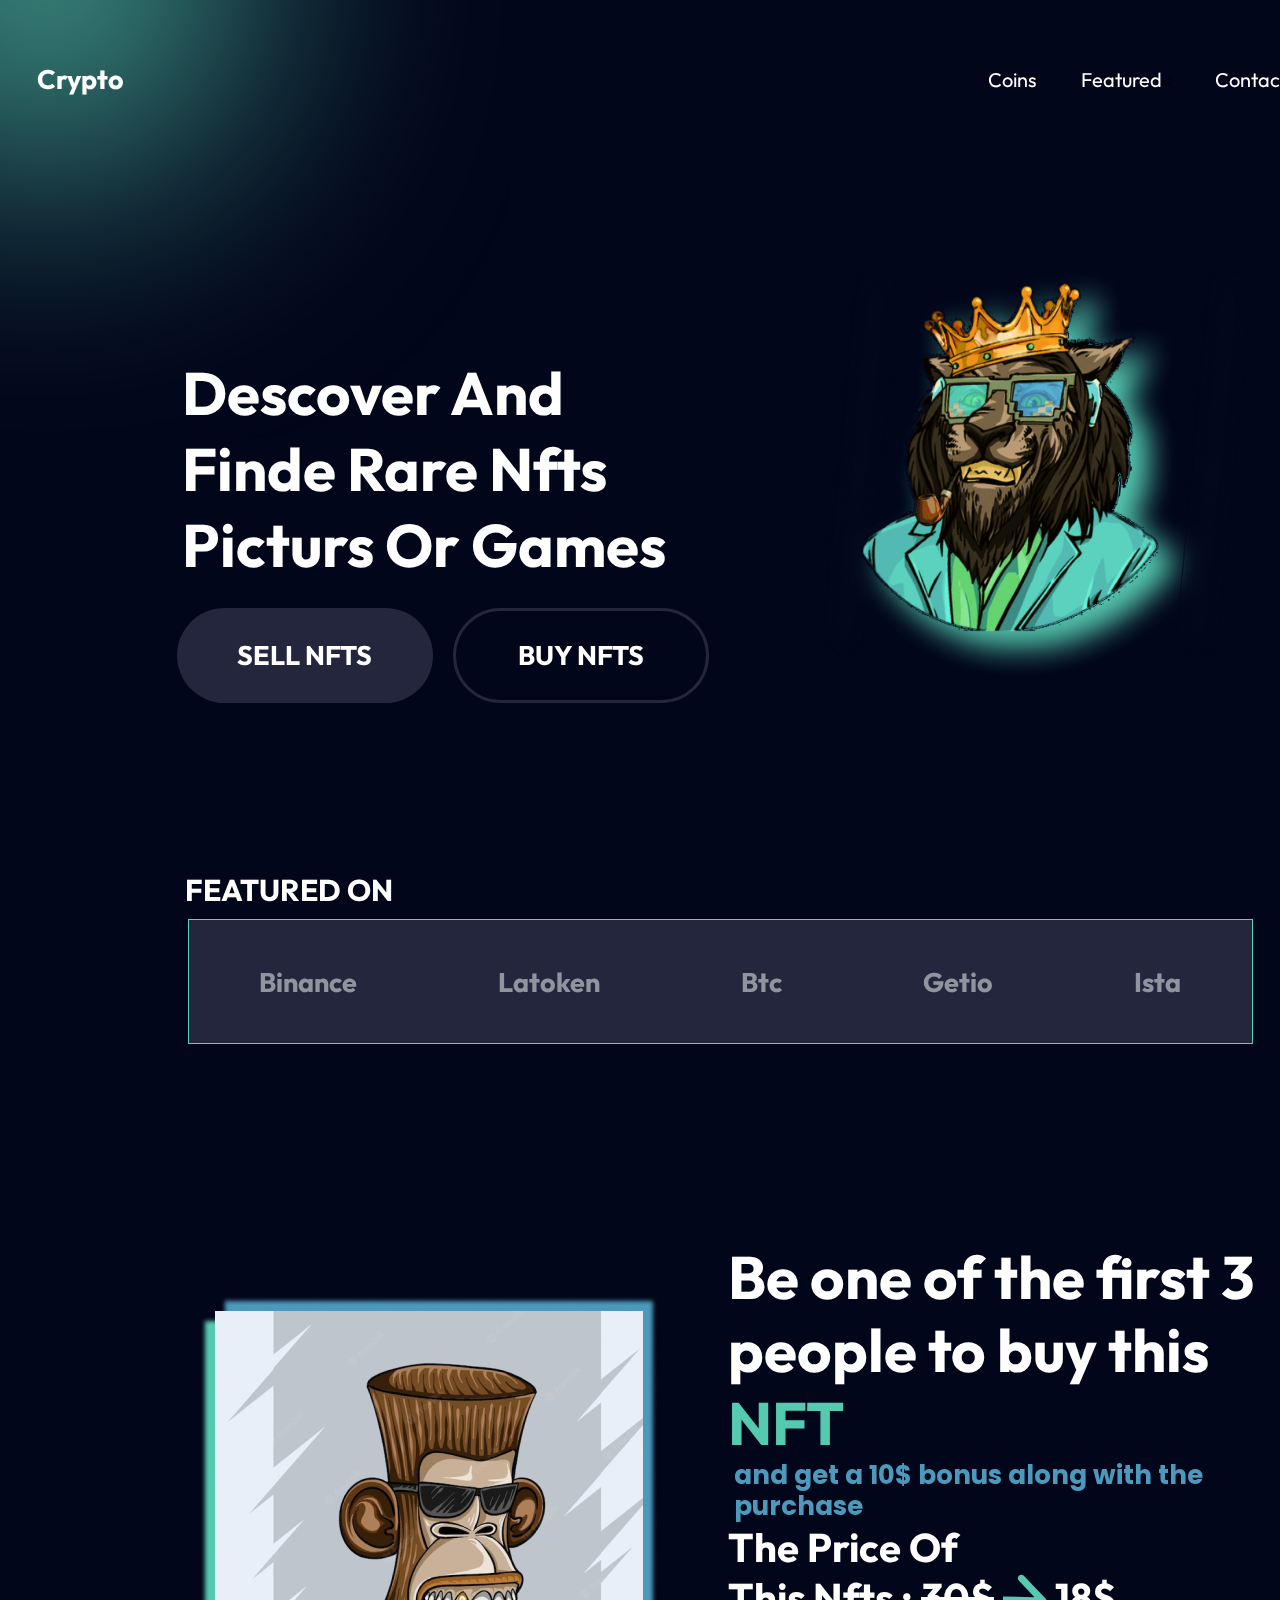
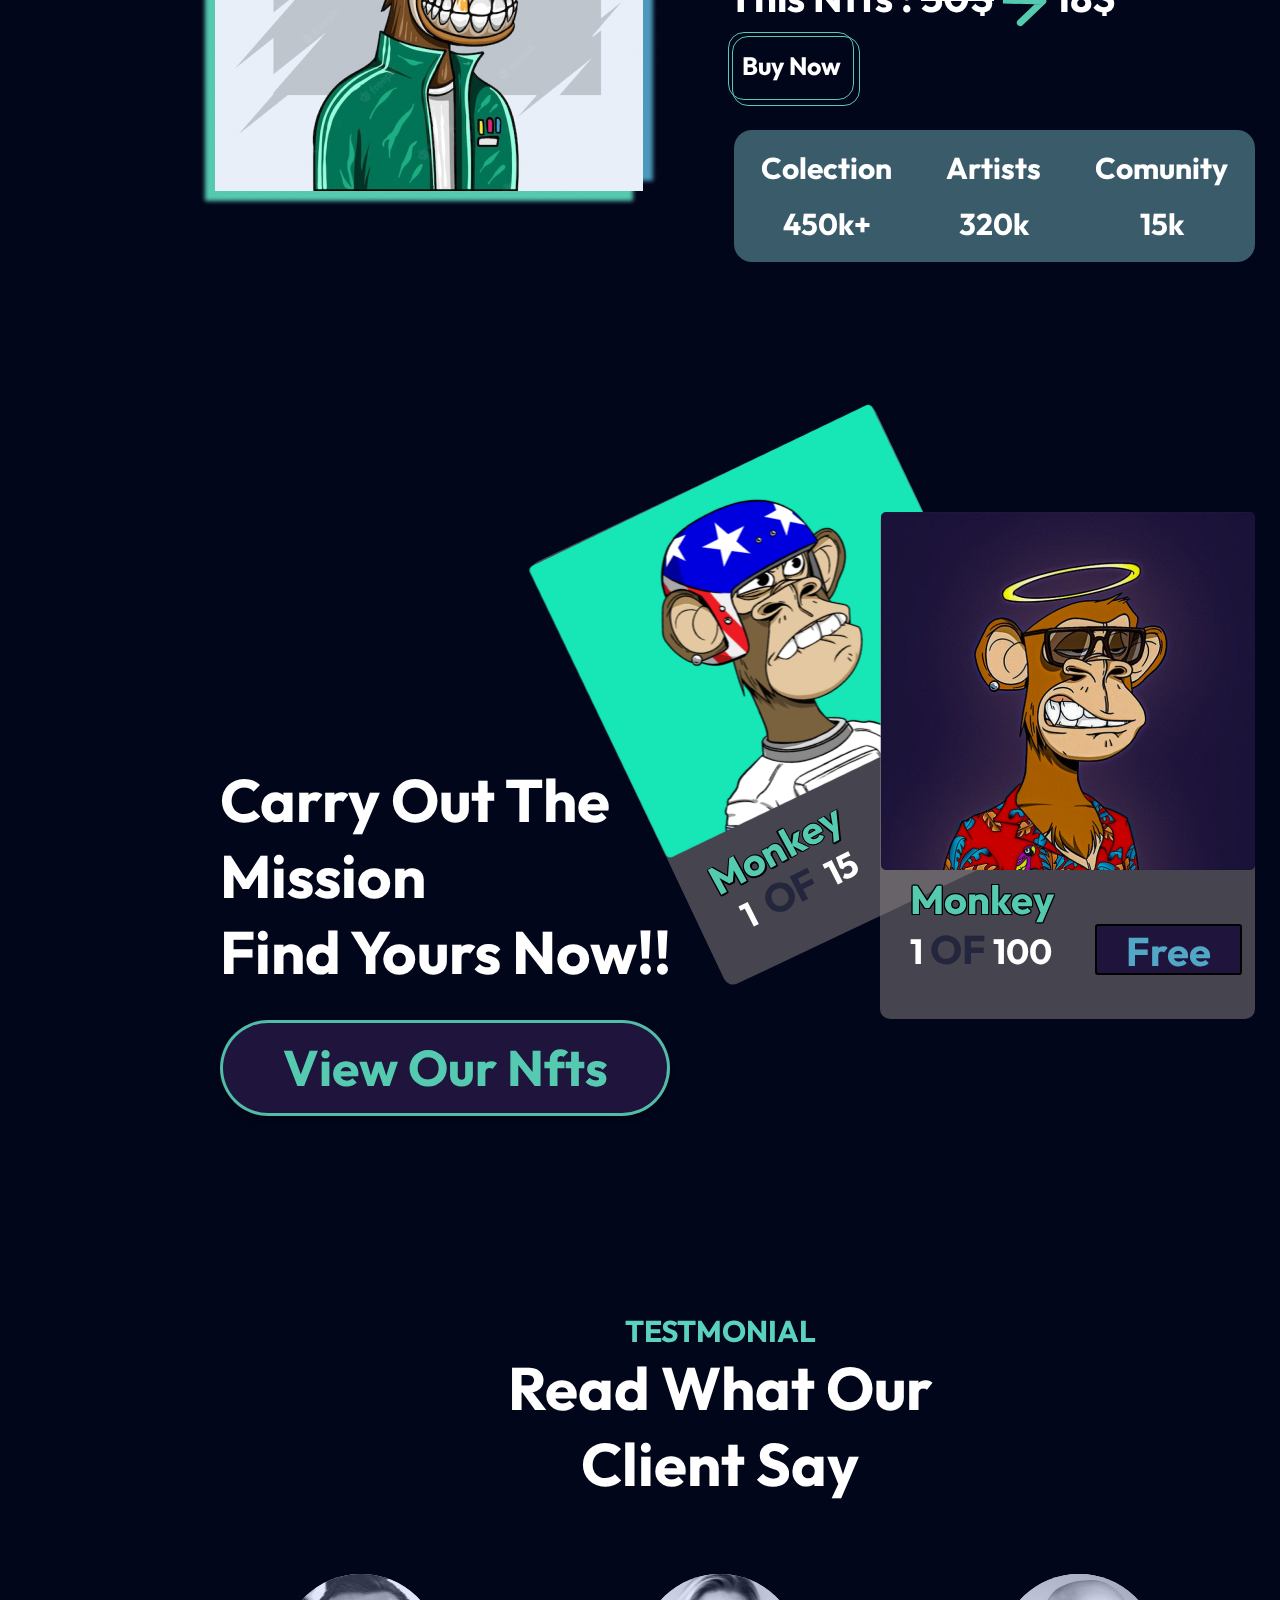
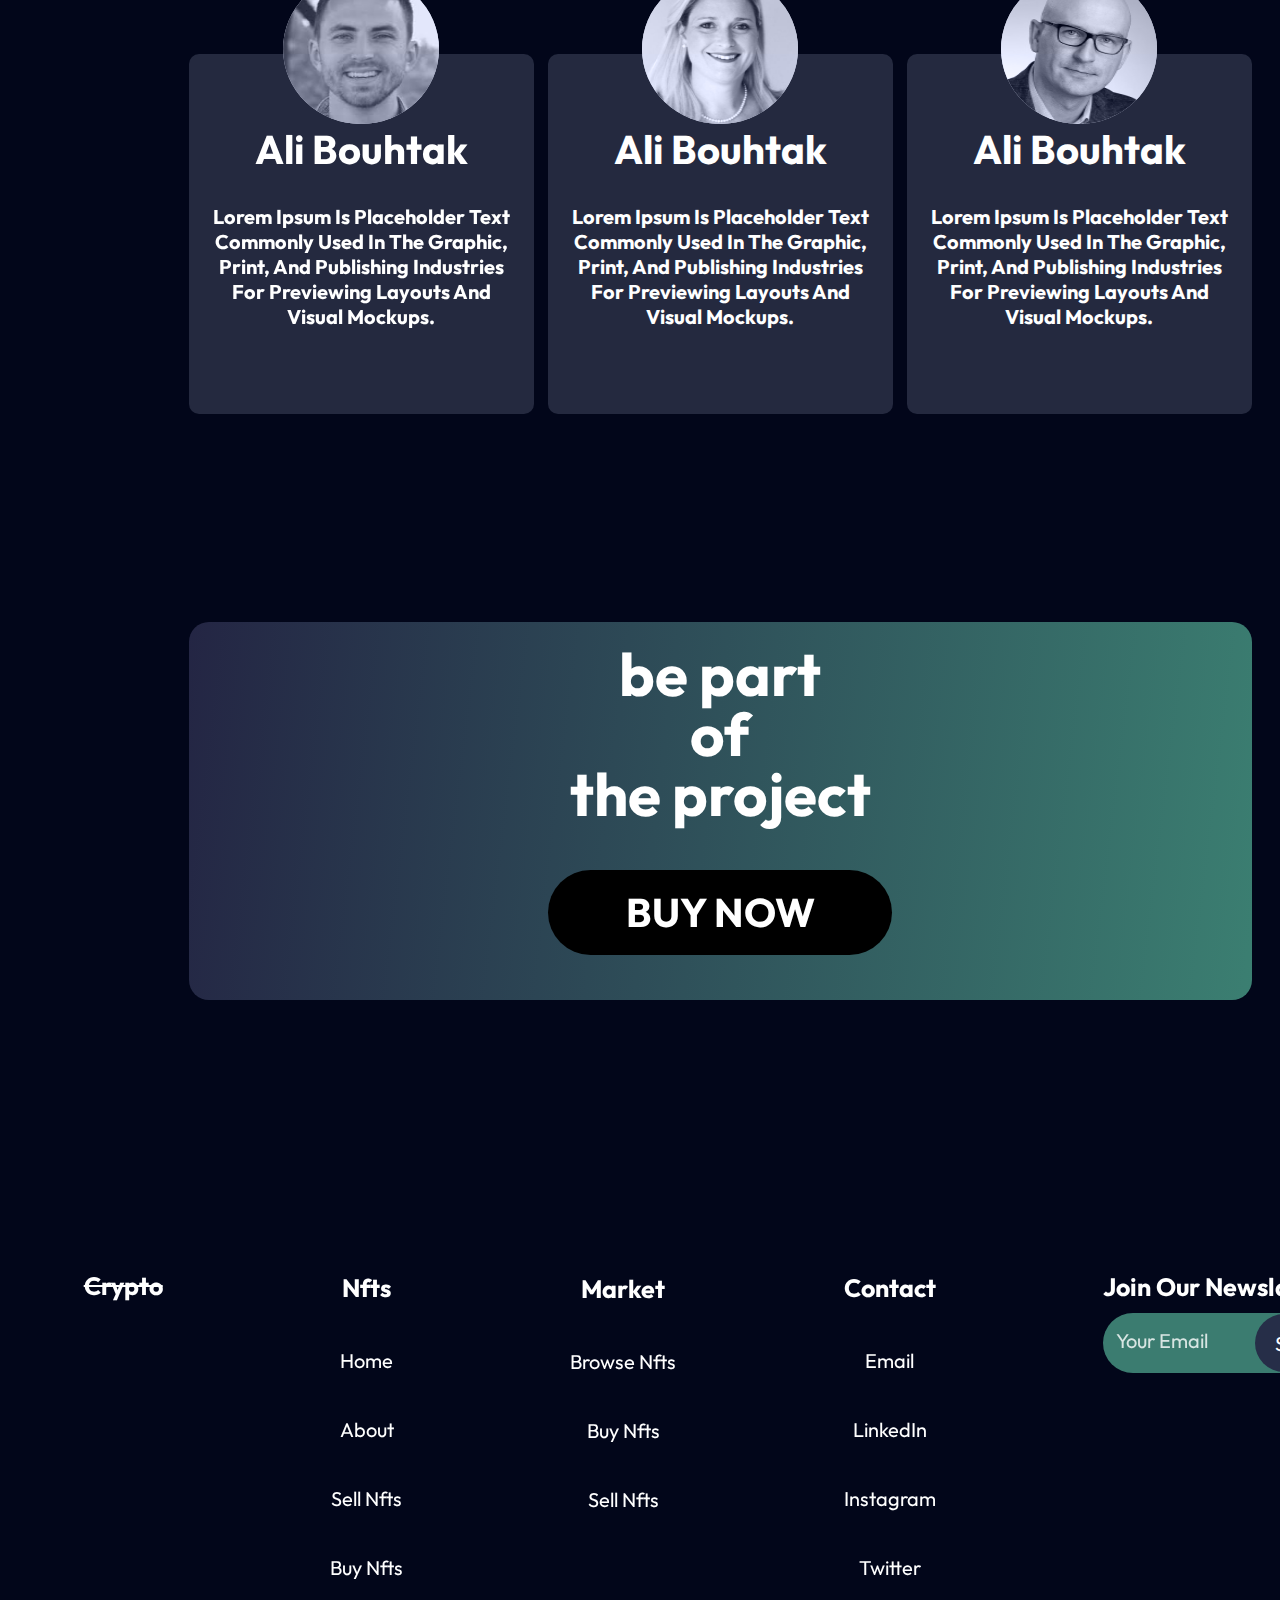
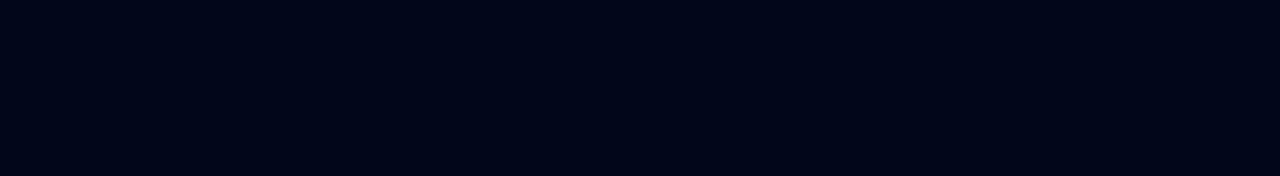
<file: Exam/index.html>
<!DOCTYPE html>
<html lang="en">
<head>
    <meta charset="UTF-8">
    <title>Exam</title>
    <link rel="stylesheet" href="style.css">
</head>
<body>
    <header>
        <nav>
            <svg class="light" xmlns="http://www.w3.org/2000/svg" width="921" height="783" viewBox="0 0 921 783" fill="none">
                <g filter="url(#filter0_f_0_5)">
                    <path d="M487 52C487 216.029 354.924 349 192 349C29.076 349 -103 216.029 -103 52C-103 -112.029 29.076 -245 192 -245C354.924 -245 487 -112.029 487 52Z" fill="#54C5AD" fill-opacity="0.95"/>
                </g>
                <defs>
                    <filter id="filter0_f_0_5" x="-537" y="-679" width="1458" height="1462" filterUnits="userSpaceOnUse" color-interpolation-filters="sRGB">
                        <feFlood flood-opacity="0" result="BackgroundImageFix"/>
                        <feBlend mode="normal" in="SourceGraphic" in2="BackgroundImageFix" result="shape"/>
                        <feGaussianBlur stdDeviation="217" result="effect1_foregroundBlur_0_5"/>
                    </filter>
                </defs>
            </svg>
            <ul>
                <li id="crypto">crypto</li>
                <li><a class="top-menu" href="#">coins</a></li>
                <li><a class="top-menu" href="#">featured</a><</li>
                <li><a class="top-menu" href="#">contact</a><</li>
                <li><a class="top-menu" href="#">about</a><</li>
            </ul>
        </nav>
    </header>
    <section class="section-1">
        <div>
            <p class="text-1">descover and finde rare nfts picturs or games</p>
            <div class="buttons">
               <button class="button-1">sell nfts</button>
                <button class="button-2">buy nfts</button>
            </div>
        </div>
        <img class="picture-1" src="media/image-1.png" alt="lion">
    </section>
    <div class="mini-section">
        <p class="feature">featured on</p>
        <div class="feature-1">
            <p class="text-2">binance</p>
            <p class="text-2">latoken</p>
            <p class="text-2">btc</p>
            <p class="text-2">getio</p>
            <p class="text-2">ista </p>
        </div>
    </div>
    <section class="section-2">
        <img class="monkey" src="media/Frame-6.png" alt="monkey">
        <div class="big-box">
            <p class="text-3">Be one of the first 3
                people to buy this
                <span id="nft">NFT</span>
            </p>
            <p class="text-4">and get a 10$ bonus along with the
                purchase
            </p>
            <p class="text-5">
                the price of </p>
            <p class="text-5">
            this nfts :  <span class="text-5 crossed">30$</span>  <svg id="svg" xmlns="http://www.w3.org/2000/svg" width="45" height="53" viewBox="0 0 45 53" fill="none">
                <path d="M43.4122 29.536C44.8128 28.2037 44.8682 25.9883 43.536 24.5878L21.8257 1.76417C20.4935 0.363605 18.2781 0.30822 16.8775 1.64047C15.4769 2.97272 15.4216 5.1881 16.7538 6.58867L36.0518 26.8763L15.7642 46.1743C14.3636 47.5065 14.3082 49.7219 15.6405 51.1225C16.9727 52.5231 19.1881 52.5784 20.5887 51.2462L43.4122 29.536ZM0.912527 29.4989L40.9125 30.4989L41.0875 23.5011L1.08747 22.5011L0.912527 29.4989Z" fill="#56CAB1"/>
            </svg>       18$
            </p>
            <button class="button-3">buy now</button>
            <div class="box">
                <div class="mini-box">
                    <p class="text-6">colection</p>
                    <p class="text-6">450k+</p>
                </div>
                <div class="mini-box">
                    <p class="text-6">artists</p>
                    <p class="text-6">320k</p>
                </div>
                <div class="mini-box">
                    <p class="text-6">comunity</p>
                    <p class="text-6">15k</p>
                </div>
            </div>
        </div>
    </section>
    <section class="section-3">
        <div class="big-box-2">
          <div class="first-box">
              <p class="text-7">carry out the</p>
              <p class="text-7">mission</p>
              <p class="text-7">find yours now!!</p>

            <button class="button-4">view our nfts</button>
          </div>
            <div class="monkey-1">
                <img class="rotated" src="media/unnamed-2.png" alt="monkey">
                <div class="align">
                    <p class="text-8">monkey</p>
                    <p class="text-9">1  <span class="text-10">of</span>  15</p>
                </div>
            </div>
            <div class="monkey-2">
                <img src="media/monkey-3.png" alt="monkey">
                <p class="text-11">monkey</p>
                <div class="bottom-box">
                    <p class="text-12">1  <span class="text-13">of</span>  100</p>
                    <button class="button-5">free</button>
                </div>
            </div>
        </div>
    </section>
    <section class="section-4">
        <div class="top-text">
            <p class="text-14">testmonial</p>
            <p class="text-15">read what our</p>
            <p class="text-15">client say</p>
        </div>
        <div class="container-for-faces">
            <div class="box-face">
                <img class="face" src="media/images-11.png" alt="face">
                <p class="text-16">ali bouhtak</p>
                <p class="text-17">Lorem ipsum is placeholder text commonly used in the graphic, print, and publishing industries for previewing layouts and visual mockups.</p>
            </div>
            <div class="box-face">
                <img class="face" src="media/images-12.png" alt="face">
                <p class="text-16">ali bouhtak</p>
                <p class="text-17">Lorem ipsum is placeholder text commonly used in the graphic, print, and publishing industries for previewing layouts and visual mockups.</p>
            </div>
            <div class="box-face">
                <img class="face" src="media/images-13.png" alt="face">
                <p class="text-16">ali bouhtak</p>
                <p class="text-17">Lorem ipsum is placeholder text commonly used in the graphic, print, and publishing industries for previewing layouts and visual mockups.</p>
            </div>
        </div>
    </section>
    <section class="section-5">
        <div class="part">
            <p class="text-18">be part</p>
            <p class="text-18">of</p>
            <p class="text-18">the project</p>
        </div>
        <button class="button-6">buy now</button>
    </section>
    <footer>
        <p class="text-20 cross" >crypto</p>
            <ul class="list">
                <li><a class="text-20" href="#">nfts</a></li>
                <li><a class="text-19" href="#">home</a></li>
                <li><a class="text-19" href="#">about</a></li>
                <li><a class="text-19" href="#">sell nfts</a></li>
                <li><a class="text-19" href="#">buy nfts</a></li>
            </ul>
        <ul class="list list-2">
            <li><a class="text-20" href="#">market</a></li>
            <li><a class="text-19" href="#">browse nfts</a></li>
            <li><a class="text-19" href="#">buy nfts</a></li>
            <li><a class="text-19" href="#">sell nfts</a></li>
        </ul>
        <ul class="list">
            <li><a class="text-20" href="#">contact</a></li>
            <li><a class="text-19" href="#">email</a></li>
            <li><a class="text-19" href="#"> linkedIn</a></li>
            <li><a class="text-19" href="#"> instagram</a></li>
            <li><a class="text-19" href="#">twitter</a></li>
        </ul>
        <div>
            <p class="text-20 gap">join our newslatter</p>
            <form class="email-form">
                <input type="email" class="email-input" placeholder=" Your email" required>
                <button class="submit-button">Submit</button>
            </form>
        </div>
    </footer>
</body>
</html>
</file>
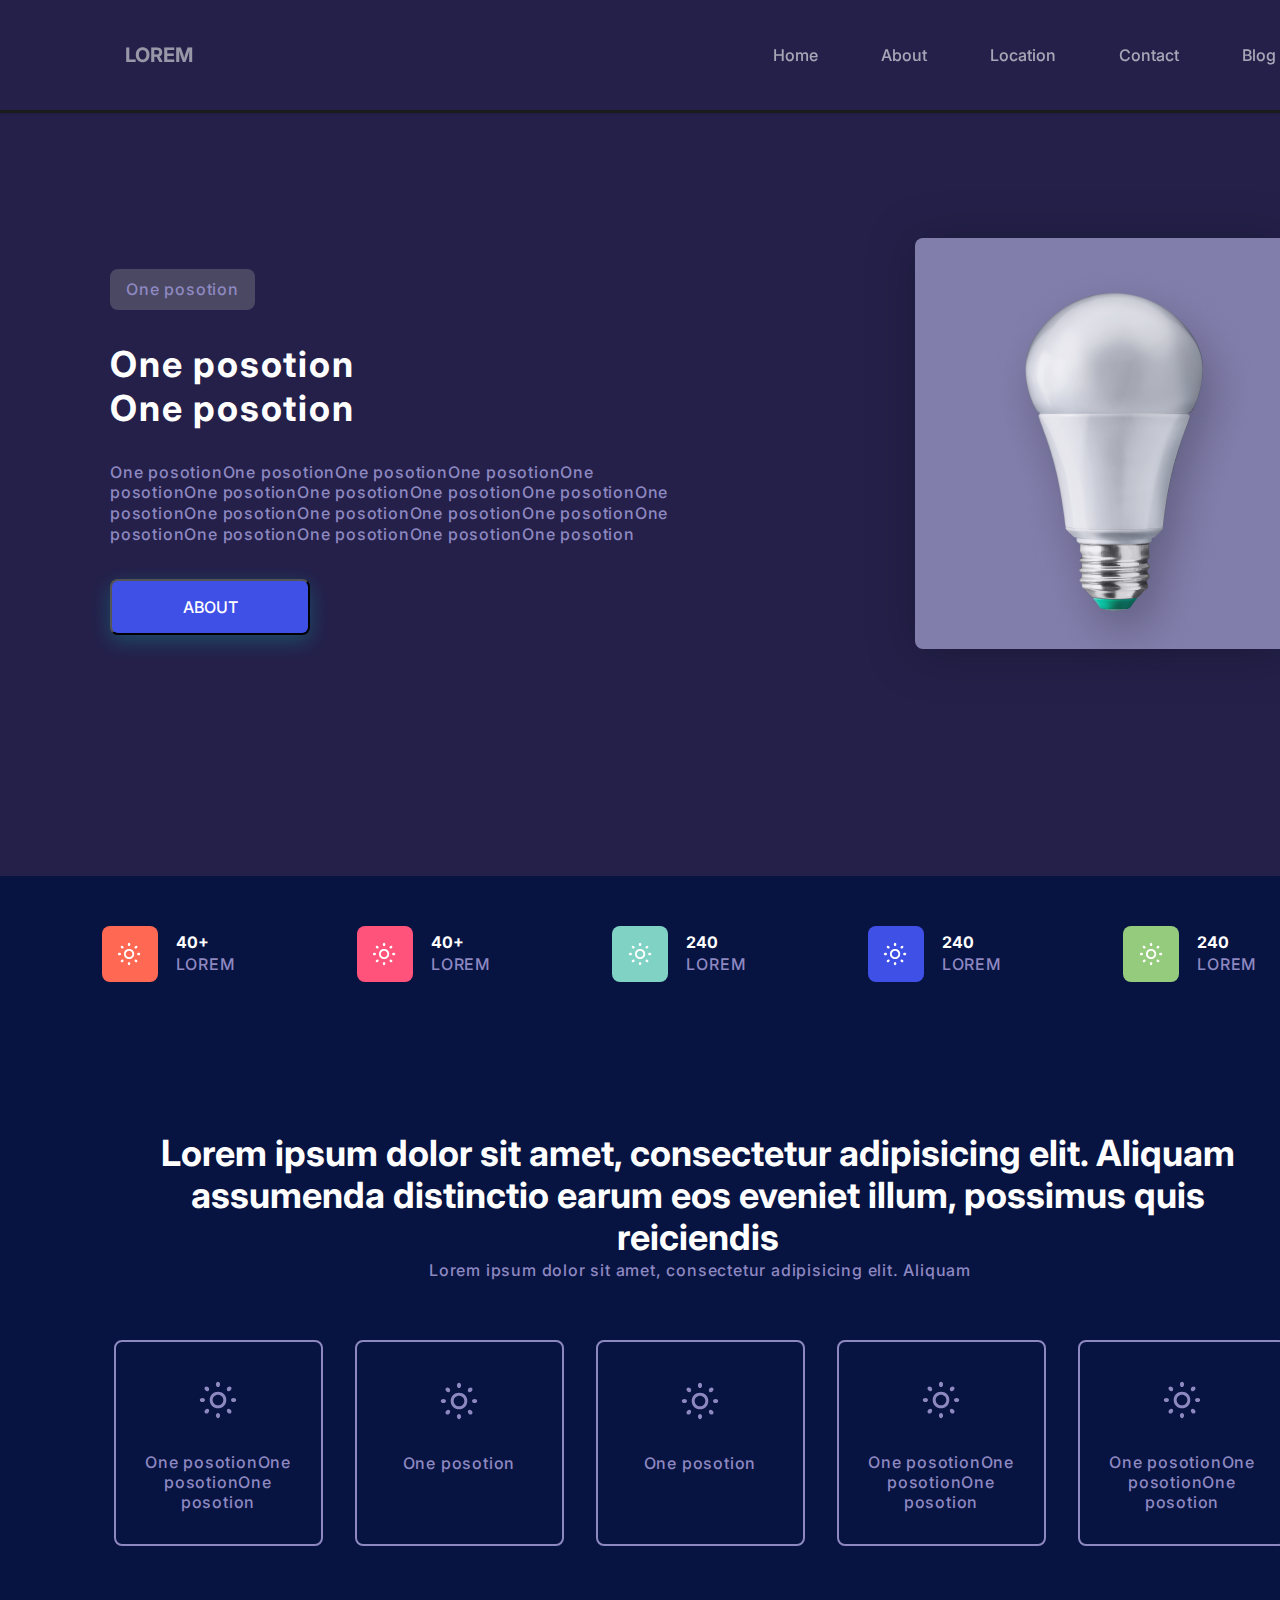
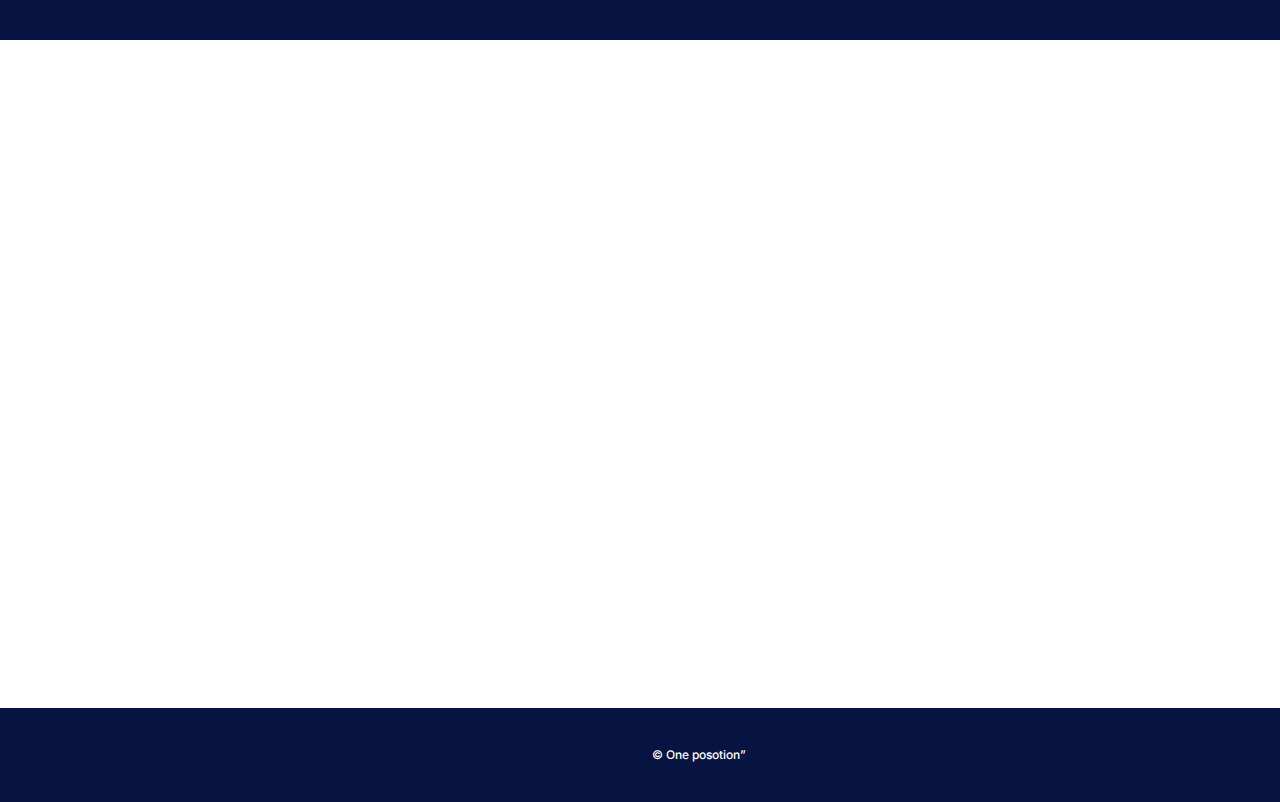
<file: lesson14/part2/index.html>
<!DOCTYPE html>
<html lang="en">
<head>
    <meta charset="UTF-8">
    <title>homework14</title>
    <link rel="stylesheet" href="style.css">
</head>
<body>
    <nav>
        <p class="nav">LOREM</p>
        <ul>
            <li><a class="nav2" href="#">Home</a></li>
            <li><a class="nav2" href="#">About</a></li>
            <li><a class="nav2" href="#">Location</a></li>
            <li><a class="nav2" href="#">Contact</a></li>
            <li><a class="nav2" href="#">Blog</a></li>
        </ul>
    </nav>
    <section class="section1">
        <div class="left">
            <p class="text1">One posotion</p>
            <div>
                <p class="text2">One posotion</p>
                <p class="text2">One posotion</p>
            </div>
            <p class="text3">One posotionOne posotionOne posotionOne posotionOne posotionOne posotionOne posotionOne posotionOne posotionOne posotionOne posotionOne posotionOne posotionOne posotionOne posotionOne posotionOne posotionOne posotionOne posotion</p>
            <button>ABOUT</button>
        </div>
        <aside>
            <img id="light" src="media/LED.png" alt="">
        </aside>
    </section>
    <section class="section2">
        <div class="moeder">
            <div class="main">
                <div class="boxes">
                    <svg xmlns="http://www.w3.org/2000/svg" width="33" height="32" viewBox="0 0 33 32" fill="none">
                        <path d="M16.0719 10.8752C15.3972 10.8733 14.7287 11.0045 14.1049 11.2612C13.4812 11.5179 12.9145 11.8951 12.4374 12.3711C11.9604 12.8471 11.5824 13.4125 11.3252 14.0347C11.068 14.6569 10.9367 15.3238 10.9388 15.9968C10.9369 16.6696 11.0683 17.3362 11.3257 17.9581C11.583 18.5801 11.961 19.1452 12.4381 19.6209C12.9151 20.0965 13.4818 20.4735 14.1054 20.7299C14.7291 20.9864 15.3974 21.1173 16.0719 21.1152C16.7464 21.1171 17.4145 20.986 18.0379 20.7294C18.6614 20.4729 19.2279 20.0959 19.7047 19.6203C20.1816 19.1446 20.5595 18.5796 20.8168 17.9578C21.074 17.3359 21.2054 16.6695 21.2035 15.9968C21.2058 15.3238 21.0747 14.6571 20.8177 14.0348C20.5607 13.4126 20.1828 12.8472 19.7059 12.3712C19.2289 11.8952 18.6624 11.518 18.0387 11.2612C17.415 11.0045 16.7466 10.8733 16.0719 10.8752ZM16.0719 19.2752C15.1998 19.2752 14.3634 18.9296 13.7467 18.3145C13.13 17.6994 12.7835 16.8651 12.7835 15.9952C12.7835 15.1253 13.13 14.291 13.7467 13.6759C14.3634 13.0608 15.1998 12.7152 16.0719 12.7152C16.9441 12.7152 17.7805 13.0608 18.3972 13.6759C19.0139 14.291 19.3604 15.1253 19.3604 15.9952C19.3604 16.8651 19.0139 17.6994 18.3972 18.3145C17.7805 18.9296 16.9441 19.2752 16.0719 19.2752ZM24.0925 7.99999C23.592 7.50079 22.6761 7.60319 22.0505 8.22719C21.4249 8.85279 21.3238 9.76159 21.8243 10.2624C22.3248 10.7632 23.2391 10.6624 23.8663 10.0368C24.4919 9.41279 24.593 8.49919 24.0925 7.99999ZM8.27915 21.9664C7.65194 22.5904 7.55088 23.5008 8.05137 24C8.55185 24.4992 9.46619 24.4 10.0934 23.7744C10.7206 23.1488 10.8217 22.2368 10.3212 21.7376C9.8207 21.2384 8.90475 21.3408 8.27915 21.9664ZM8.05137 7.99999C7.55088 8.49919 7.65194 9.41279 8.27755 10.0368C8.90475 10.6624 9.8191 10.7616 10.3196 10.2624C10.8201 9.76319 10.719 8.84959 10.0918 8.22559C9.4678 7.60319 8.55185 7.50079 8.05137 7.99999ZM22.0505 23.7712C22.6761 24.3968 23.5904 24.4992 24.0925 24C24.5946 23.5008 24.4919 22.5872 23.8647 21.9616C23.2375 21.336 22.3248 21.2368 21.8227 21.736C21.3206 22.2352 21.4249 23.1472 22.0505 23.7712ZM16.0719 7.99679C16.7793 7.99679 17.3552 7.28159 17.3552 6.39679C17.3536 5.51199 16.7793 4.79999 16.0719 4.79999C15.3629 4.79999 14.787 5.51199 14.787 6.39679C14.787 7.28159 15.3613 7.99679 16.0719 7.99679ZM16.0719 27.2C16.7793 27.2 17.3552 26.4848 17.3552 25.6C17.3552 24.7152 16.781 24.0032 16.0735 24.0032C15.3645 24.0032 14.7886 24.7152 14.7886 25.6C14.787 26.4848 15.3613 27.2 16.0719 27.2ZM8.05137 16C8.05137 15.2944 7.32951 14.72 6.44244 14.72C5.55537 14.72 4.84314 15.2944 4.84314 16C4.84314 16.7072 5.55537 17.28 6.44244 17.28C7.32951 17.28 8.05137 16.7072 8.05137 16ZM27.3007 16C27.3007 15.2944 26.5821 14.72 25.695 14.72C24.8079 14.72 24.0925 15.2944 24.0925 16C24.0925 16.7072 24.8079 17.28 25.695 17.28C26.5821 17.28 27.3007 16.7072 27.3007 16Z" fill="white"/>
                    </svg>
                </div>
                <div>
                    <p class="text4">40+</p>
                    <p class="text5">LOREM</p>
                </div>
            </div>
            <div class="main">
                <div class="boxes color1">
                    <svg xmlns="http://www.w3.org/2000/svg" width="33" height="32" viewBox="0 0 33 32" fill="none">
                        <path d="M16.0719 10.8752C15.3972 10.8733 14.7287 11.0045 14.1049 11.2612C13.4812 11.5179 12.9145 11.8951 12.4374 12.3711C11.9604 12.8471 11.5824 13.4125 11.3252 14.0347C11.068 14.6569 10.9367 15.3238 10.9388 15.9968C10.9369 16.6696 11.0683 17.3362 11.3257 17.9581C11.583 18.5801 11.961 19.1452 12.4381 19.6209C12.9151 20.0965 13.4818 20.4735 14.1054 20.7299C14.7291 20.9864 15.3974 21.1173 16.0719 21.1152C16.7464 21.1171 17.4145 20.986 18.0379 20.7294C18.6614 20.4729 19.2279 20.0959 19.7047 19.6203C20.1816 19.1446 20.5595 18.5796 20.8168 17.9578C21.074 17.3359 21.2054 16.6695 21.2035 15.9968C21.2058 15.3238 21.0747 14.6571 20.8177 14.0348C20.5607 13.4126 20.1828 12.8472 19.7059 12.3712C19.2289 11.8952 18.6624 11.518 18.0387 11.2612C17.415 11.0045 16.7466 10.8733 16.0719 10.8752ZM16.0719 19.2752C15.1998 19.2752 14.3634 18.9296 13.7467 18.3145C13.13 17.6994 12.7835 16.8651 12.7835 15.9952C12.7835 15.1253 13.13 14.291 13.7467 13.6759C14.3634 13.0608 15.1998 12.7152 16.0719 12.7152C16.9441 12.7152 17.7805 13.0608 18.3972 13.6759C19.0139 14.291 19.3604 15.1253 19.3604 15.9952C19.3604 16.8651 19.0139 17.6994 18.3972 18.3145C17.7805 18.9296 16.9441 19.2752 16.0719 19.2752ZM24.0925 7.99999C23.592 7.50079 22.6761 7.60319 22.0505 8.22719C21.4249 8.85279 21.3238 9.76159 21.8243 10.2624C22.3248 10.7632 23.2391 10.6624 23.8663 10.0368C24.4919 9.41279 24.593 8.49919 24.0925 7.99999ZM8.27915 21.9664C7.65194 22.5904 7.55088 23.5008 8.05137 24C8.55185 24.4992 9.46619 24.4 10.0934 23.7744C10.7206 23.1488 10.8217 22.2368 10.3212 21.7376C9.8207 21.2384 8.90475 21.3408 8.27915 21.9664ZM8.05137 7.99999C7.55088 8.49919 7.65194 9.41279 8.27755 10.0368C8.90475 10.6624 9.8191 10.7616 10.3196 10.2624C10.8201 9.76319 10.719 8.84959 10.0918 8.22559C9.4678 7.60319 8.55185 7.50079 8.05137 7.99999ZM22.0505 23.7712C22.6761 24.3968 23.5904 24.4992 24.0925 24C24.5946 23.5008 24.4919 22.5872 23.8647 21.9616C23.2375 21.336 22.3248 21.2368 21.8227 21.736C21.3206 22.2352 21.4249 23.1472 22.0505 23.7712ZM16.0719 7.99679C16.7793 7.99679 17.3552 7.28159 17.3552 6.39679C17.3536 5.51199 16.7793 4.79999 16.0719 4.79999C15.3629 4.79999 14.787 5.51199 14.787 6.39679C14.787 7.28159 15.3613 7.99679 16.0719 7.99679ZM16.0719 27.2C16.7793 27.2 17.3552 26.4848 17.3552 25.6C17.3552 24.7152 16.781 24.0032 16.0735 24.0032C15.3645 24.0032 14.7886 24.7152 14.7886 25.6C14.787 26.4848 15.3613 27.2 16.0719 27.2ZM8.05137 16C8.05137 15.2944 7.32951 14.72 6.44244 14.72C5.55537 14.72 4.84314 15.2944 4.84314 16C4.84314 16.7072 5.55537 17.28 6.44244 17.28C7.32951 17.28 8.05137 16.7072 8.05137 16ZM27.3007 16C27.3007 15.2944 26.5821 14.72 25.695 14.72C24.8079 14.72 24.0925 15.2944 24.0925 16C24.0925 16.7072 24.8079 17.28 25.695 17.28C26.5821 17.28 27.3007 16.7072 27.3007 16Z" fill="white"/>
                    </svg>
                </div>
                <div>
                    <p class="text4">40+</p>
                    <p class="text5">LOREM</p>
                </div>
            </div>
            <div class="main">
                <div class="boxes color2">
                    <svg xmlns="http://www.w3.org/2000/svg" width="33" height="32" viewBox="0 0 33 32" fill="none">
                        <path d="M16.0719 10.8752C15.3972 10.8733 14.7287 11.0045 14.1049 11.2612C13.4812 11.5179 12.9145 11.8951 12.4374 12.3711C11.9604 12.8471 11.5824 13.4125 11.3252 14.0347C11.068 14.6569 10.9367 15.3238 10.9388 15.9968C10.9369 16.6696 11.0683 17.3362 11.3257 17.9581C11.583 18.5801 11.961 19.1452 12.4381 19.6209C12.9151 20.0965 13.4818 20.4735 14.1054 20.7299C14.7291 20.9864 15.3974 21.1173 16.0719 21.1152C16.7464 21.1171 17.4145 20.986 18.0379 20.7294C18.6614 20.4729 19.2279 20.0959 19.7047 19.6203C20.1816 19.1446 20.5595 18.5796 20.8168 17.9578C21.074 17.3359 21.2054 16.6695 21.2035 15.9968C21.2058 15.3238 21.0747 14.6571 20.8177 14.0348C20.5607 13.4126 20.1828 12.8472 19.7059 12.3712C19.2289 11.8952 18.6624 11.518 18.0387 11.2612C17.415 11.0045 16.7466 10.8733 16.0719 10.8752ZM16.0719 19.2752C15.1998 19.2752 14.3634 18.9296 13.7467 18.3145C13.13 17.6994 12.7835 16.8651 12.7835 15.9952C12.7835 15.1253 13.13 14.291 13.7467 13.6759C14.3634 13.0608 15.1998 12.7152 16.0719 12.7152C16.9441 12.7152 17.7805 13.0608 18.3972 13.6759C19.0139 14.291 19.3604 15.1253 19.3604 15.9952C19.3604 16.8651 19.0139 17.6994 18.3972 18.3145C17.7805 18.9296 16.9441 19.2752 16.0719 19.2752ZM24.0925 7.99999C23.592 7.50079 22.6761 7.60319 22.0505 8.22719C21.4249 8.85279 21.3238 9.76159 21.8243 10.2624C22.3248 10.7632 23.2391 10.6624 23.8663 10.0368C24.4919 9.41279 24.593 8.49919 24.0925 7.99999ZM8.27915 21.9664C7.65194 22.5904 7.55088 23.5008 8.05137 24C8.55185 24.4992 9.46619 24.4 10.0934 23.7744C10.7206 23.1488 10.8217 22.2368 10.3212 21.7376C9.8207 21.2384 8.90475 21.3408 8.27915 21.9664ZM8.05137 7.99999C7.55088 8.49919 7.65194 9.41279 8.27755 10.0368C8.90475 10.6624 9.8191 10.7616 10.3196 10.2624C10.8201 9.76319 10.719 8.84959 10.0918 8.22559C9.4678 7.60319 8.55185 7.50079 8.05137 7.99999ZM22.0505 23.7712C22.6761 24.3968 23.5904 24.4992 24.0925 24C24.5946 23.5008 24.4919 22.5872 23.8647 21.9616C23.2375 21.336 22.3248 21.2368 21.8227 21.736C21.3206 22.2352 21.4249 23.1472 22.0505 23.7712ZM16.0719 7.99679C16.7793 7.99679 17.3552 7.28159 17.3552 6.39679C17.3536 5.51199 16.7793 4.79999 16.0719 4.79999C15.3629 4.79999 14.787 5.51199 14.787 6.39679C14.787 7.28159 15.3613 7.99679 16.0719 7.99679ZM16.0719 27.2C16.7793 27.2 17.3552 26.4848 17.3552 25.6C17.3552 24.7152 16.781 24.0032 16.0735 24.0032C15.3645 24.0032 14.7886 24.7152 14.7886 25.6C14.787 26.4848 15.3613 27.2 16.0719 27.2ZM8.05137 16C8.05137 15.2944 7.32951 14.72 6.44244 14.72C5.55537 14.72 4.84314 15.2944 4.84314 16C4.84314 16.7072 5.55537 17.28 6.44244 17.28C7.32951 17.28 8.05137 16.7072 8.05137 16ZM27.3007 16C27.3007 15.2944 26.5821 14.72 25.695 14.72C24.8079 14.72 24.0925 15.2944 24.0925 16C24.0925 16.7072 24.8079 17.28 25.695 17.28C26.5821 17.28 27.3007 16.7072 27.3007 16Z" fill="white"/>
                    </svg>
                </div>
                <div>
                    <p class="text4">240</p>
                    <p class="text5">LOREM</p>
                </div>
            </div>
            <div class="main">
                <div class="boxes color3">
                    <svg xmlns="http://www.w3.org/2000/svg" width="33" height="32" viewBox="0 0 33 32" fill="none">
                        <path d="M16.0719 10.8752C15.3972 10.8733 14.7287 11.0045 14.1049 11.2612C13.4812 11.5179 12.9145 11.8951 12.4374 12.3711C11.9604 12.8471 11.5824 13.4125 11.3252 14.0347C11.068 14.6569 10.9367 15.3238 10.9388 15.9968C10.9369 16.6696 11.0683 17.3362 11.3257 17.9581C11.583 18.5801 11.961 19.1452 12.4381 19.6209C12.9151 20.0965 13.4818 20.4735 14.1054 20.7299C14.7291 20.9864 15.3974 21.1173 16.0719 21.1152C16.7464 21.1171 17.4145 20.986 18.0379 20.7294C18.6614 20.4729 19.2279 20.0959 19.7047 19.6203C20.1816 19.1446 20.5595 18.5796 20.8168 17.9578C21.074 17.3359 21.2054 16.6695 21.2035 15.9968C21.2058 15.3238 21.0747 14.6571 20.8177 14.0348C20.5607 13.4126 20.1828 12.8472 19.7059 12.3712C19.2289 11.8952 18.6624 11.518 18.0387 11.2612C17.415 11.0045 16.7466 10.8733 16.0719 10.8752ZM16.0719 19.2752C15.1998 19.2752 14.3634 18.9296 13.7467 18.3145C13.13 17.6994 12.7835 16.8651 12.7835 15.9952C12.7835 15.1253 13.13 14.291 13.7467 13.6759C14.3634 13.0608 15.1998 12.7152 16.0719 12.7152C16.9441 12.7152 17.7805 13.0608 18.3972 13.6759C19.0139 14.291 19.3604 15.1253 19.3604 15.9952C19.3604 16.8651 19.0139 17.6994 18.3972 18.3145C17.7805 18.9296 16.9441 19.2752 16.0719 19.2752ZM24.0925 7.99999C23.592 7.50079 22.6761 7.60319 22.0505 8.22719C21.4249 8.85279 21.3238 9.76159 21.8243 10.2624C22.3248 10.7632 23.2391 10.6624 23.8663 10.0368C24.4919 9.41279 24.593 8.49919 24.0925 7.99999ZM8.27915 21.9664C7.65194 22.5904 7.55088 23.5008 8.05137 24C8.55185 24.4992 9.46619 24.4 10.0934 23.7744C10.7206 23.1488 10.8217 22.2368 10.3212 21.7376C9.8207 21.2384 8.90475 21.3408 8.27915 21.9664ZM8.05137 7.99999C7.55088 8.49919 7.65194 9.41279 8.27755 10.0368C8.90475 10.6624 9.8191 10.7616 10.3196 10.2624C10.8201 9.76319 10.719 8.84959 10.0918 8.22559C9.4678 7.60319 8.55185 7.50079 8.05137 7.99999ZM22.0505 23.7712C22.6761 24.3968 23.5904 24.4992 24.0925 24C24.5946 23.5008 24.4919 22.5872 23.8647 21.9616C23.2375 21.336 22.3248 21.2368 21.8227 21.736C21.3206 22.2352 21.4249 23.1472 22.0505 23.7712ZM16.0719 7.99679C16.7793 7.99679 17.3552 7.28159 17.3552 6.39679C17.3536 5.51199 16.7793 4.79999 16.0719 4.79999C15.3629 4.79999 14.787 5.51199 14.787 6.39679C14.787 7.28159 15.3613 7.99679 16.0719 7.99679ZM16.0719 27.2C16.7793 27.2 17.3552 26.4848 17.3552 25.6C17.3552 24.7152 16.781 24.0032 16.0735 24.0032C15.3645 24.0032 14.7886 24.7152 14.7886 25.6C14.787 26.4848 15.3613 27.2 16.0719 27.2ZM8.05137 16C8.05137 15.2944 7.32951 14.72 6.44244 14.72C5.55537 14.72 4.84314 15.2944 4.84314 16C4.84314 16.7072 5.55537 17.28 6.44244 17.28C7.32951 17.28 8.05137 16.7072 8.05137 16ZM27.3007 16C27.3007 15.2944 26.5821 14.72 25.695 14.72C24.8079 14.72 24.0925 15.2944 24.0925 16C24.0925 16.7072 24.8079 17.28 25.695 17.28C26.5821 17.28 27.3007 16.7072 27.3007 16Z" fill="white"/>
                    </svg>
                </div>
                <div>
                    <p class="text4">240</p>
                    <p class="text5">LOREM</p>
                </div>
            </div>
            <div class="main">
                <div class="boxes color4">
                    <svg xmlns="http://www.w3.org/2000/svg" width="33" height="32" viewBox="0 0 33 32" fill="none">
                        <path d="M16.0719 10.8752C15.3972 10.8733 14.7287 11.0045 14.1049 11.2612C13.4812 11.5179 12.9145 11.8951 12.4374 12.3711C11.9604 12.8471 11.5824 13.4125 11.3252 14.0347C11.068 14.6569 10.9367 15.3238 10.9388 15.9968C10.9369 16.6696 11.0683 17.3362 11.3257 17.9581C11.583 18.5801 11.961 19.1452 12.4381 19.6209C12.9151 20.0965 13.4818 20.4735 14.1054 20.7299C14.7291 20.9864 15.3974 21.1173 16.0719 21.1152C16.7464 21.1171 17.4145 20.986 18.0379 20.7294C18.6614 20.4729 19.2279 20.0959 19.7047 19.6203C20.1816 19.1446 20.5595 18.5796 20.8168 17.9578C21.074 17.3359 21.2054 16.6695 21.2035 15.9968C21.2058 15.3238 21.0747 14.6571 20.8177 14.0348C20.5607 13.4126 20.1828 12.8472 19.7059 12.3712C19.2289 11.8952 18.6624 11.518 18.0387 11.2612C17.415 11.0045 16.7466 10.8733 16.0719 10.8752ZM16.0719 19.2752C15.1998 19.2752 14.3634 18.9296 13.7467 18.3145C13.13 17.6994 12.7835 16.8651 12.7835 15.9952C12.7835 15.1253 13.13 14.291 13.7467 13.6759C14.3634 13.0608 15.1998 12.7152 16.0719 12.7152C16.9441 12.7152 17.7805 13.0608 18.3972 13.6759C19.0139 14.291 19.3604 15.1253 19.3604 15.9952C19.3604 16.8651 19.0139 17.6994 18.3972 18.3145C17.7805 18.9296 16.9441 19.2752 16.0719 19.2752ZM24.0925 7.99999C23.592 7.50079 22.6761 7.60319 22.0505 8.22719C21.4249 8.85279 21.3238 9.76159 21.8243 10.2624C22.3248 10.7632 23.2391 10.6624 23.8663 10.0368C24.4919 9.41279 24.593 8.49919 24.0925 7.99999ZM8.27915 21.9664C7.65194 22.5904 7.55088 23.5008 8.05137 24C8.55185 24.4992 9.46619 24.4 10.0934 23.7744C10.7206 23.1488 10.8217 22.2368 10.3212 21.7376C9.8207 21.2384 8.90475 21.3408 8.27915 21.9664ZM8.05137 7.99999C7.55088 8.49919 7.65194 9.41279 8.27755 10.0368C8.90475 10.6624 9.8191 10.7616 10.3196 10.2624C10.8201 9.76319 10.719 8.84959 10.0918 8.22559C9.4678 7.60319 8.55185 7.50079 8.05137 7.99999ZM22.0505 23.7712C22.6761 24.3968 23.5904 24.4992 24.0925 24C24.5946 23.5008 24.4919 22.5872 23.8647 21.9616C23.2375 21.336 22.3248 21.2368 21.8227 21.736C21.3206 22.2352 21.4249 23.1472 22.0505 23.7712ZM16.0719 7.99679C16.7793 7.99679 17.3552 7.28159 17.3552 6.39679C17.3536 5.51199 16.7793 4.79999 16.0719 4.79999C15.3629 4.79999 14.787 5.51199 14.787 6.39679C14.787 7.28159 15.3613 7.99679 16.0719 7.99679ZM16.0719 27.2C16.7793 27.2 17.3552 26.4848 17.3552 25.6C17.3552 24.7152 16.781 24.0032 16.0735 24.0032C15.3645 24.0032 14.7886 24.7152 14.7886 25.6C14.787 26.4848 15.3613 27.2 16.0719 27.2ZM8.05137 16C8.05137 15.2944 7.32951 14.72 6.44244 14.72C5.55537 14.72 4.84314 15.2944 4.84314 16C4.84314 16.7072 5.55537 17.28 6.44244 17.28C7.32951 17.28 8.05137 16.7072 8.05137 16ZM27.3007 16C27.3007 15.2944 26.5821 14.72 25.695 14.72C24.8079 14.72 24.0925 15.2944 24.0925 16C24.0925 16.7072 24.8079 17.28 25.695 17.28C26.5821 17.28 27.3007 16.7072 27.3007 16Z" fill="white"/>
                    </svg>
                </div>
                <div>
                    <p class="text4">240</p>
                    <p class="text5">LOREM</p>
                </div>
            </div>
        </div>
        <p id="big-text">Lorem ipsum dolor sit amet, consectetur adipisicing elit. Aliquam assumenda distinctio earum eos eveniet illum, possimus quis reiciendis </p>
        <p id="small-text">Lorem ipsum dolor sit amet, consectetur adipisicing elit. Aliquam </p>
        <div class="blocks-line">
            <div class="blocks">
                <svg xmlns="http://www.w3.org/2000/svg" width="52" height="52" viewBox="0 0 52 52" fill="none">
                    <path d="M26 17.6722C24.9063 17.6691 23.8228 17.8823 22.8118 18.2995C21.8008 18.7167 20.8823 19.3296 20.1091 20.1031C19.3358 20.8766 18.7232 21.7953 18.3063 22.8064C17.8894 23.8175 17.6766 24.9011 17.68 25.9948C17.6769 27.0881 17.89 28.1713 18.3071 29.182C18.7242 30.1927 19.3369 31.1109 20.1102 31.8839C20.8834 32.6569 21.8018 33.2694 22.8126 33.6861C23.8234 34.1028 24.9067 34.3156 26 34.3122C27.0931 34.3153 28.1761 34.1023 29.1866 33.6854C30.1971 33.2685 31.1152 32.6559 31.8882 31.883C32.6612 31.11 33.2737 30.1919 33.6906 29.1814C34.1075 28.1709 34.3205 27.0879 34.3174 25.9948C34.3212 24.9012 34.1087 23.8177 33.6921 22.8066C33.2755 21.7955 32.6631 20.8768 31.89 20.1032C31.117 19.3297 30.1987 18.7167 29.1878 18.2995C28.177 17.8823 27.0936 17.6691 26 17.6722ZM26 31.3222C24.5864 31.3222 23.2307 30.7606 22.2311 29.7611C21.2316 28.7615 20.67 27.4058 20.67 25.9922C20.67 24.5786 21.2316 23.2229 22.2311 22.2233C23.2307 21.2237 24.5864 20.6622 26 20.6622C27.4136 20.6622 28.7693 21.2237 29.7689 22.2233C30.7685 23.2229 31.33 24.5786 31.33 25.9922C31.33 27.4058 30.7685 28.7615 29.7689 29.7611C28.7693 30.7606 27.4136 31.3222 26 31.3222ZM39 13C38.1888 12.1888 36.7042 12.3552 35.6902 13.3692C34.6762 14.3858 34.5124 15.8626 35.3236 16.6764C36.1348 17.4902 37.6168 17.3264 38.6334 16.3098C39.6474 15.2958 39.8112 13.8112 39 13ZM13.3692 35.6954C12.3526 36.7094 12.1888 38.1888 13 39C13.8112 39.8112 15.2932 39.65 16.3098 38.6334C17.3264 37.6168 17.4902 36.1348 16.679 35.3236C15.8678 34.5124 14.3832 34.6788 13.3692 35.6954ZM13 13C12.1888 13.8112 12.3526 15.2958 13.3666 16.3098C14.3832 17.3264 15.8652 17.4876 16.6764 16.6764C17.4876 15.8652 17.3238 14.3806 16.3072 13.3666C15.2958 12.3552 13.8112 12.1888 13 13ZM35.6902 38.6282C36.7042 39.6448 38.1862 39.8112 39 39C39.8138 38.1888 39.6474 36.7042 38.6308 35.6876C37.6142 34.671 36.1348 34.5098 35.321 35.321C34.5072 36.1322 34.6762 37.6142 35.6902 38.6282ZM26 12.9948C27.1466 12.9948 28.08 11.8326 28.08 10.3948C28.0774 8.95699 27.1466 7.79999 26 7.79999C24.8508 7.79999 23.9174 8.95699 23.9174 10.3948C23.9174 11.8326 24.8482 12.9948 26 12.9948ZM26 44.2C27.1466 44.2 28.08 43.0378 28.08 41.6C28.08 40.1622 27.1492 39.0052 26.0026 39.0052C24.8534 39.0052 23.92 40.1622 23.92 41.6C23.9174 43.0378 24.8482 44.2 26 44.2ZM13 26C13 24.8534 11.83 23.92 10.3922 23.92C8.95442 23.92 7.80002 24.8534 7.80002 26C7.80002 27.1492 8.95442 28.08 10.3922 28.08C11.83 28.08 13 27.1492 13 26ZM44.2 26C44.2 24.8534 43.0352 23.92 41.5974 23.92C40.1596 23.92 39 24.8534 39 26C39 27.1492 40.1596 28.08 41.5974 28.08C43.0352 28.08 44.2 27.1492 44.2 26Z" fill="#8E88C1"/>
                </svg>
                <p class="text6">One posotionOne posotionOne posotion</p>
            </div>
            <div class="blocks">
                <svg class="svg" xmlns="http://www.w3.org/2000/svg" width="52" height="52" viewBox="0 0 52 52" fill="none">
                    <path d="M26 17.6722C24.9063 17.6691 23.8228 17.8823 22.8118 18.2995C21.8008 18.7167 20.8823 19.3296 20.1091 20.1031C19.3358 20.8766 18.7232 21.7953 18.3063 22.8064C17.8894 23.8175 17.6766 24.9011 17.68 25.9948C17.6769 27.0881 17.89 28.1713 18.3071 29.182C18.7242 30.1927 19.3369 31.1109 20.1102 31.8839C20.8834 32.6569 21.8018 33.2694 22.8126 33.6861C23.8234 34.1028 24.9067 34.3156 26 34.3122C27.0931 34.3153 28.1761 34.1023 29.1866 33.6854C30.1971 33.2685 31.1152 32.6559 31.8882 31.883C32.6612 31.11 33.2737 30.1919 33.6906 29.1814C34.1075 28.1709 34.3205 27.0879 34.3174 25.9948C34.3212 24.9012 34.1087 23.8177 33.6921 22.8066C33.2755 21.7955 32.6631 20.8768 31.89 20.1032C31.117 19.3297 30.1987 18.7167 29.1878 18.2995C28.177 17.8823 27.0936 17.6691 26 17.6722ZM26 31.3222C24.5864 31.3222 23.2307 30.7606 22.2311 29.7611C21.2316 28.7615 20.67 27.4058 20.67 25.9922C20.67 24.5786 21.2316 23.2229 22.2311 22.2233C23.2307 21.2237 24.5864 20.6622 26 20.6622C27.4136 20.6622 28.7693 21.2237 29.7689 22.2233C30.7685 23.2229 31.33 24.5786 31.33 25.9922C31.33 27.4058 30.7685 28.7615 29.7689 29.7611C28.7693 30.7606 27.4136 31.3222 26 31.3222ZM39 13C38.1888 12.1888 36.7042 12.3552 35.6902 13.3692C34.6762 14.3858 34.5124 15.8626 35.3236 16.6764C36.1348 17.4902 37.6168 17.3264 38.6334 16.3098C39.6474 15.2958 39.8112 13.8112 39 13ZM13.3692 35.6954C12.3526 36.7094 12.1888 38.1888 13 39C13.8112 39.8112 15.2932 39.65 16.3098 38.6334C17.3264 37.6168 17.4902 36.1348 16.679 35.3236C15.8678 34.5124 14.3832 34.6788 13.3692 35.6954ZM13 13C12.1888 13.8112 12.3526 15.2958 13.3666 16.3098C14.3832 17.3264 15.8652 17.4876 16.6764 16.6764C17.4876 15.8652 17.3238 14.3806 16.3072 13.3666C15.2958 12.3552 13.8112 12.1888 13 13ZM35.6902 38.6282C36.7042 39.6448 38.1862 39.8112 39 39C39.8138 38.1888 39.6474 36.7042 38.6308 35.6876C37.6142 34.671 36.1348 34.5098 35.321 35.321C34.5072 36.1322 34.6762 37.6142 35.6902 38.6282ZM26 12.9948C27.1466 12.9948 28.08 11.8326 28.08 10.3948C28.0774 8.95699 27.1466 7.79999 26 7.79999C24.8508 7.79999 23.9174 8.95699 23.9174 10.3948C23.9174 11.8326 24.8482 12.9948 26 12.9948ZM26 44.2C27.1466 44.2 28.08 43.0378 28.08 41.6C28.08 40.1622 27.1492 39.0052 26.0026 39.0052C24.8534 39.0052 23.92 40.1622 23.92 41.6C23.9174 43.0378 24.8482 44.2 26 44.2ZM13 26C13 24.8534 11.83 23.92 10.3922 23.92C8.95442 23.92 7.80002 24.8534 7.80002 26C7.80002 27.1492 8.95442 28.08 10.3922 28.08C11.83 28.08 13 27.1492 13 26ZM44.2 26C44.2 24.8534 43.0352 23.92 41.5974 23.92C40.1596 23.92 39 24.8534 39 26C39 27.1492 40.1596 28.08 41.5974 28.08C43.0352 28.08 44.2 27.1492 44.2 26Z" fill="#8E88C1"/>
                </svg>
                <p class="text6 text7">One posotion</p>
            </div>
            <div class="blocks">
                <svg class="svg" xmlns="http://www.w3.org/2000/svg" width="52" height="52" viewBox="0 0 52 52" fill="none">
                    <path d="M26 17.6722C24.9063 17.6691 23.8228 17.8823 22.8118 18.2995C21.8008 18.7167 20.8823 19.3296 20.1091 20.1031C19.3358 20.8766 18.7232 21.7953 18.3063 22.8064C17.8894 23.8175 17.6766 24.9011 17.68 25.9948C17.6769 27.0881 17.89 28.1713 18.3071 29.182C18.7241 30.1927 19.3369 31.1109 20.1101 31.8839C20.8834 32.6569 21.8018 33.2694 22.8126 33.6861C23.8234 34.1028 24.9067 34.3156 26 34.3122C27.0931 34.3153 28.1761 34.1023 29.1866 33.6854C30.1971 33.2685 31.1152 32.6559 31.8882 31.883C32.6611 31.11 33.2737 30.1919 33.6906 29.1814C34.1075 28.1709 34.3205 27.0879 34.3174 25.9948C34.3212 24.9012 34.1087 23.8177 33.6921 22.8066C33.2755 21.7955 32.6631 20.8768 31.89 20.1032C31.117 19.3297 30.1986 18.7167 29.1878 18.2995C28.1769 17.8823 27.0936 17.6691 26 17.6722ZM26 31.3222C24.5864 31.3222 23.2307 30.7606 22.2311 29.7611C21.2316 28.7615 20.67 27.4058 20.67 25.9922C20.67 24.5786 21.2316 23.2229 22.2311 22.2233C23.2307 21.2237 24.5864 20.6622 26 20.6622C27.4136 20.6622 28.7693 21.2237 29.7689 22.2233C30.7685 23.2229 31.33 24.5786 31.33 25.9922C31.33 27.4058 30.7685 28.7615 29.7689 29.7611C28.7693 30.7606 27.4136 31.3222 26 31.3222ZM39 13C38.1888 12.1888 36.7042 12.3552 35.6902 13.3692C34.6762 14.3858 34.5124 15.8626 35.3236 16.6764C36.1348 17.4902 37.6168 17.3264 38.6334 16.3098C39.6474 15.2958 39.8112 13.8112 39 13ZM13.3692 35.6954C12.3526 36.7094 12.1888 38.1888 13 39C13.8112 39.8112 15.2932 39.65 16.3098 38.6334C17.3264 37.6168 17.4902 36.1348 16.679 35.3236C15.8678 34.5124 14.3832 34.6788 13.3692 35.6954ZM13 13C12.1888 13.8112 12.3526 15.2958 13.3666 16.3098C14.3832 17.3264 15.8652 17.4876 16.6764 16.6764C17.4876 15.8652 17.3238 14.3806 16.3072 13.3666C15.2958 12.3552 13.8112 12.1888 13 13ZM35.6902 38.6282C36.7042 39.6448 38.1862 39.8112 39 39C39.8138 38.1888 39.6474 36.7042 38.6308 35.6876C37.6142 34.671 36.1348 34.5098 35.321 35.321C34.5072 36.1322 34.6762 37.6142 35.6902 38.6282ZM26 12.9948C27.1466 12.9948 28.08 11.8326 28.08 10.3948C28.0774 8.95699 27.1466 7.79999 26 7.79999C24.8508 7.79999 23.9174 8.95699 23.9174 10.3948C23.9174 11.8326 24.8482 12.9948 26 12.9948ZM26 44.2C27.1466 44.2 28.08 43.0378 28.08 41.6C28.08 40.1622 27.1492 39.0052 26.0026 39.0052C24.8534 39.0052 23.92 40.1622 23.92 41.6C23.9174 43.0378 24.8482 44.2 26 44.2ZM13 26C13 24.8534 11.83 23.92 10.3922 23.92C8.95441 23.92 7.80001 24.8534 7.80001 26C7.80001 27.1492 8.95441 28.08 10.3922 28.08C11.83 28.08 13 27.1492 13 26ZM44.2 26C44.2 24.8534 43.0352 23.92 41.5974 23.92C40.1596 23.92 39 24.8534 39 26C39 27.1492 40.1596 28.08 41.5974 28.08C43.0352 28.08 44.2 27.1492 44.2 26Z" fill="#8E88C1"/>
                </svg>
                <p class="text6 text7">One posotion</p>
            </div>
            <div class="blocks">
                <svg xmlns="http://www.w3.org/2000/svg" width="52" height="52" viewBox="0 0 52 52" fill="none">
                    <path d="M26 17.6722C24.9063 17.6691 23.8228 17.8823 22.8118 18.2995C21.8008 18.7167 20.8823 19.3296 20.1091 20.1031C19.3358 20.8766 18.7232 21.7953 18.3063 22.8064C17.8894 23.8175 17.6766 24.9011 17.68 25.9948C17.6769 27.0881 17.89 28.1713 18.3071 29.182C18.7242 30.1927 19.3369 31.1109 20.1102 31.8839C20.8834 32.6569 21.8018 33.2694 22.8126 33.6861C23.8234 34.1028 24.9067 34.3156 26 34.3122C27.0931 34.3153 28.1761 34.1023 29.1866 33.6854C30.1971 33.2685 31.1152 32.6559 31.8882 31.883C32.6612 31.11 33.2737 30.1919 33.6906 29.1814C34.1075 28.1709 34.3205 27.0879 34.3174 25.9948C34.3212 24.9012 34.1087 23.8177 33.6921 22.8066C33.2755 21.7955 32.6631 20.8768 31.89 20.1032C31.117 19.3297 30.1987 18.7167 29.1878 18.2995C28.177 17.8823 27.0936 17.6691 26 17.6722ZM26 31.3222C24.5864 31.3222 23.2307 30.7606 22.2311 29.7611C21.2316 28.7615 20.67 27.4058 20.67 25.9922C20.67 24.5786 21.2316 23.2229 22.2311 22.2233C23.2307 21.2237 24.5864 20.6622 26 20.6622C27.4136 20.6622 28.7693 21.2237 29.7689 22.2233C30.7685 23.2229 31.33 24.5786 31.33 25.9922C31.33 27.4058 30.7685 28.7615 29.7689 29.7611C28.7693 30.7606 27.4136 31.3222 26 31.3222ZM39 13C38.1888 12.1888 36.7042 12.3552 35.6902 13.3692C34.6762 14.3858 34.5124 15.8626 35.3236 16.6764C36.1348 17.4902 37.6168 17.3264 38.6334 16.3098C39.6474 15.2958 39.8112 13.8112 39 13ZM13.3692 35.6954C12.3526 36.7094 12.1888 38.1888 13 39C13.8112 39.8112 15.2932 39.65 16.3098 38.6334C17.3264 37.6168 17.4902 36.1348 16.679 35.3236C15.8678 34.5124 14.3832 34.6788 13.3692 35.6954ZM13 13C12.1888 13.8112 12.3526 15.2958 13.3666 16.3098C14.3832 17.3264 15.8652 17.4876 16.6764 16.6764C17.4876 15.8652 17.3238 14.3806 16.3072 13.3666C15.2958 12.3552 13.8112 12.1888 13 13ZM35.6902 38.6282C36.7042 39.6448 38.1862 39.8112 39 39C39.8138 38.1888 39.6474 36.7042 38.6308 35.6876C37.6142 34.671 36.1348 34.5098 35.321 35.321C34.5072 36.1322 34.6762 37.6142 35.6902 38.6282ZM26 12.9948C27.1466 12.9948 28.08 11.8326 28.08 10.3948C28.0774 8.95699 27.1466 7.79999 26 7.79999C24.8508 7.79999 23.9174 8.95699 23.9174 10.3948C23.9174 11.8326 24.8482 12.9948 26 12.9948ZM26 44.2C27.1466 44.2 28.08 43.0378 28.08 41.6C28.08 40.1622 27.1492 39.0052 26.0026 39.0052C24.8534 39.0052 23.92 40.1622 23.92 41.6C23.9174 43.0378 24.8482 44.2 26 44.2ZM13 26C13 24.8534 11.83 23.92 10.3922 23.92C8.95442 23.92 7.80002 24.8534 7.80002 26C7.80002 27.1492 8.95442 28.08 10.3922 28.08C11.83 28.08 13 27.1492 13 26ZM44.2 26C44.2 24.8534 43.0352 23.92 41.5974 23.92C40.1596 23.92 39 24.8534 39 26C39 27.1492 40.1596 28.08 41.5974 28.08C43.0352 28.08 44.2 27.1492 44.2 26Z" fill="#8E88C1"/>
                </svg>
                <p class="text6">One posotionOne posotionOne posotion</p>
            </div>
            <div class="blocks">
                <svg xmlns="http://www.w3.org/2000/svg" width="52" height="52" viewBox="0 0 52 52" fill="none">
                    <path d="M26 17.6722C24.9063 17.6691 23.8228 17.8823 22.8118 18.2995C21.8008 18.7167 20.8823 19.3296 20.1091 20.1031C19.3358 20.8766 18.7232 21.7953 18.3063 22.8064C17.8894 23.8175 17.6766 24.9011 17.68 25.9948C17.6769 27.0881 17.89 28.1713 18.3071 29.182C18.7242 30.1927 19.3369 31.1109 20.1102 31.8839C20.8834 32.6569 21.8018 33.2694 22.8126 33.6861C23.8234 34.1028 24.9067 34.3156 26 34.3122C27.0931 34.3153 28.1761 34.1023 29.1866 33.6854C30.1971 33.2685 31.1152 32.6559 31.8882 31.883C32.6612 31.11 33.2737 30.1919 33.6906 29.1814C34.1075 28.1709 34.3205 27.0879 34.3174 25.9948C34.3212 24.9012 34.1087 23.8177 33.6921 22.8066C33.2755 21.7955 32.6631 20.8768 31.89 20.1032C31.117 19.3297 30.1987 18.7167 29.1878 18.2995C28.177 17.8823 27.0936 17.6691 26 17.6722ZM26 31.3222C24.5864 31.3222 23.2307 30.7606 22.2311 29.7611C21.2316 28.7615 20.67 27.4058 20.67 25.9922C20.67 24.5786 21.2316 23.2229 22.2311 22.2233C23.2307 21.2237 24.5864 20.6622 26 20.6622C27.4136 20.6622 28.7693 21.2237 29.7689 22.2233C30.7685 23.2229 31.33 24.5786 31.33 25.9922C31.33 27.4058 30.7685 28.7615 29.7689 29.7611C28.7693 30.7606 27.4136 31.3222 26 31.3222ZM39 13C38.1888 12.1888 36.7042 12.3552 35.6902 13.3692C34.6762 14.3858 34.5124 15.8626 35.3236 16.6764C36.1348 17.4902 37.6168 17.3264 38.6334 16.3098C39.6474 15.2958 39.8112 13.8112 39 13ZM13.3692 35.6954C12.3526 36.7094 12.1888 38.1888 13 39C13.8112 39.8112 15.2932 39.65 16.3098 38.6334C17.3264 37.6168 17.4902 36.1348 16.679 35.3236C15.8678 34.5124 14.3832 34.6788 13.3692 35.6954ZM13 13C12.1888 13.8112 12.3526 15.2958 13.3666 16.3098C14.3832 17.3264 15.8652 17.4876 16.6764 16.6764C17.4876 15.8652 17.3238 14.3806 16.3072 13.3666C15.2958 12.3552 13.8112 12.1888 13 13ZM35.6902 38.6282C36.7042 39.6448 38.1862 39.8112 39 39C39.8138 38.1888 39.6474 36.7042 38.6308 35.6876C37.6142 34.671 36.1348 34.5098 35.321 35.321C34.5072 36.1322 34.6762 37.6142 35.6902 38.6282ZM26 12.9948C27.1466 12.9948 28.08 11.8326 28.08 10.3948C28.0774 8.95699 27.1466 7.79999 26 7.79999C24.8508 7.79999 23.9174 8.95699 23.9174 10.3948C23.9174 11.8326 24.8482 12.9948 26 12.9948ZM26 44.2C27.1466 44.2 28.08 43.0378 28.08 41.6C28.08 40.1622 27.1492 39.0052 26.0026 39.0052C24.8534 39.0052 23.92 40.1622 23.92 41.6C23.9174 43.0378 24.8482 44.2 26 44.2ZM13 26C13 24.8534 11.83 23.92 10.3922 23.92C8.95442 23.92 7.80002 24.8534 7.80002 26C7.80002 27.1492 8.95442 28.08 10.3922 28.08C11.83 28.08 13 27.1492 13 26ZM44.2 26C44.2 24.8534 43.0352 23.92 41.5974 23.92C40.1596 23.92 39 24.8534 39 26C39 27.1492 40.1596 28.08 41.5974 28.08C43.0352 28.08 44.2 27.1492 44.2 26Z" fill="#8E88C1"/>
                </svg>
                <p class="text6">One posotionOne posotionOne posotion</p>
            </div>
        </div>
    </section>
    <iframe src="https://www.google.com/maps/embed?pb=!1m18!1m12!1m3!1d39132.81346680862!2d21.002817997347712!3d52.192492725916765!2m3!1f0!2f0!3f0!3m2!1i1024!2i768!4f13.1!3m3!1m2!1s0x471eccd14b5b277d%3A0x8b012320b4caccc!2z0JzQvtC60L7RgtGD0LIsINCS0LDRgNGI0LDQstCwLCDQn9C-0LvRjNGI0LA!5e0!3m2!1sru!2snl!4v1721934780760!5m2!1sru!2snl" width="1400px" height="664px" style="border:0;" allowfullscreen="" loading="lazy" referrerpolicy="no-referrer-when-downgrade"></iframe>
    <footer>
        <p>© One posotion”</p>
    </footer>
</body>
</html>
</file>
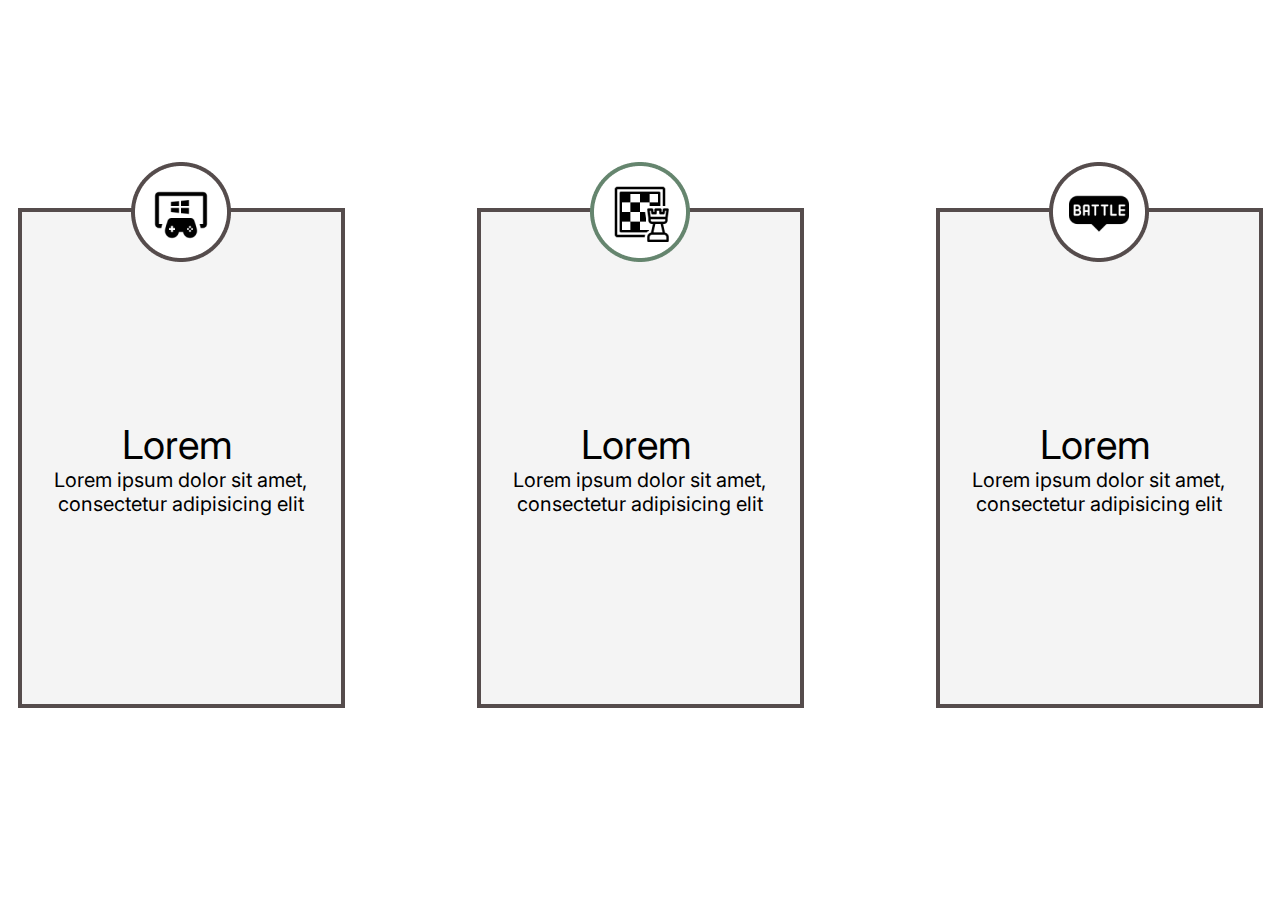
<file: lesson13/part1.html>
<!DOCTYPE html>
<html lang="en">
<head>
    <meta charset="UTF-8">
    <title>homework13</title>
</head>
<body>
<!DOCTYPE html>
<html lang="en">
<head>
    <meta charset="UTF-8">
    <title>homework13</title>
    <style>
        @import url('https://fonts.googleapis.com/css2?family=Inter:wght@100..900&display=swap');
        body{
            height: 100vh;
            display: flex;
            justify-content: center;
            align-items: center;
            gap: 132px;
        }
        .main{
            display: flex;
            justify-content: center;
            align-items: center;
            flex-direction: column;
            width: 319px;
            height: 492px;
            border: 4px solid #554C4C;
            background: rgba(217, 217, 217, 0.30);
            position: relative;
        }
        .picture{
            position: absolute;
            top: -50px;
        }
        .photo{
            position: absolute;
            top: -30px;
        }
        .text-1{
            height: 48px;
            width: 119px;
            color: #000;
            font-family: "Inter", sans-serif;
            font-size: 40px;
            font-weight: 400;
            margin-bottom: 0;
        }
        .text-2{
            width: 256.8px;
            color: #000;
            text-align: center;
            font-family: "Inter", sans-serif;
            font-size: 20px;
            font-weight: 400;
            margin-top: 0;
        }
    </style>
</head>
<body>
<div class="main box-1">
    <p class="text-1">Lorem</p>
    <p class="text-2">Lorem ipsum dolor sit amet, consectetur adipisicing elit</p>
    <img class="picture" src="media/Ellipse2.png" alt="picture">
    <img class="photo" src="media/photo1.png" alt="photo">
</div>
<div class=" main box-2">
    <p class="text-1">Lorem</p>
    <p class="text-2">Lorem ipsum dolor sit amet, consectetur adipisicing elit</p>
    <img class="picture" src="media/Ellipse1.png" alt="picture">
    <img class="photo" src="media/photo2.png" alt="photo">
</div>
<div class="main box-3">
    <p class="text-1">Lorem</p>
    <p class="text-2">Lorem ipsum dolor sit amet, consectetur adipisicing elit</p>
    <img class="picture" src="media/Ellipse2.png" alt="picture">
    <img class="photo" src="media/photo3.png" alt="photo">
</div>
</body>
</html>
</body>
</html>
</file>
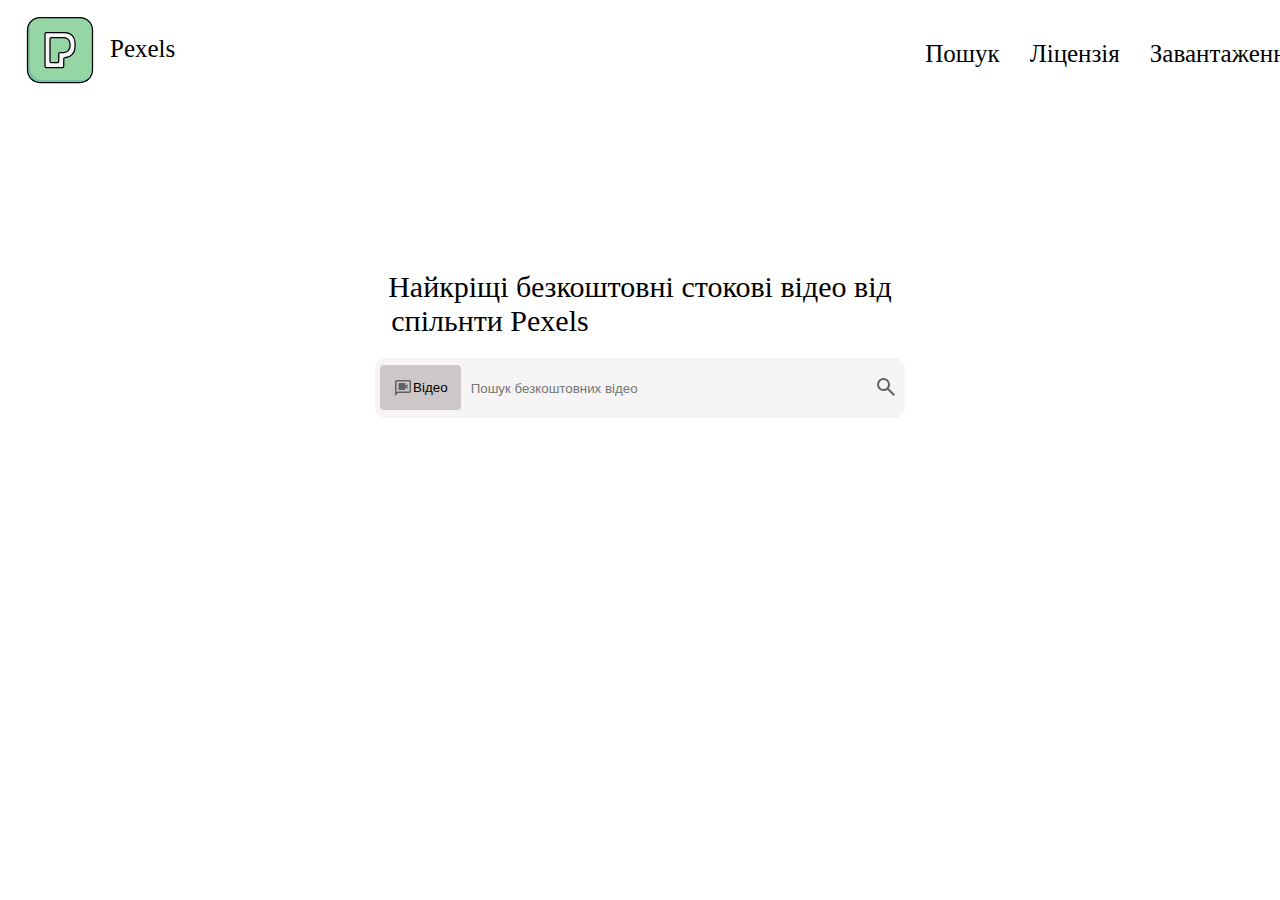
<file: lesson13/part3.html>
<!DOCTYPE html>
<html lang="en">
<head>
    <meta charset="UTF-8">
    <title>homework13</title>
    <style>
        *{
            margin: 0;
            padding: 0;
            box-sizing: border-box;
        }
        .main-content{
            height: 65vh;
            width: 100vw;
        }
        nav{
            height: 30vh;
            display: flex;
        }
        #pexels{
            width: 80px;
            height: 80px;
        }
        .pexel{
            display: flex;
            margin-left: 20px;
            margin-top: 10px;
        }
        #content{
            font-size: 25px;
            margin-left: 10px;
            margin-top: 25px;
        }
        ul{
            display: flex;
            gap: 30px;
            margin-right: 25px;
            margin-left: 750px;
            margin-top: 40px;
        }
        li{
            font-size: 25px;
            list-style-type: none;
        }
        .button1{
            width: 130px;
            height: 50px;
            margin-top: 30px;
            background-color: white;
            color: black;
            border: none;
            border-radius: 7px;
            font-weight: bolder;
        }
        form{
            height: 60px;
            width: 530px;
            display: flex;
            background-color: #f6f4f4;
            border-radius: 10px;
            margin-top: 20px;
        }
        input{
            width: 500px;
            border: none;
            outline: none;
            background-color: #f6f4f4;
        }
        .button2{
            height: 45px;
            width: 100px;
            display: flex;
            justify-content: center;
            align-items: center;
            border: none;
            outline: none;
            border-radius: 4px;
            background-color: #cdc7c7;
            margin: 7px 10px 5px 5px;
        }
        .button3{
            border: none;
            outline: none;
            background-color: #f6f4f4;
            margin-right: 7px;
        }
        .text7{
            font-size: 30px;
        }
        .align{
            margin-right: 300px;
        }
        .search{
            display: flex;
            justify-content: center;
            align-items: center;
            flex-direction: column;
        }
        video{
            height: 65vh;
            width: 100vw;
            object-fit: cover;
            position: absolute;
            z-index: -1;
            top: 0;
        }
    </style>
</head>
<body>
<div class="main-content">
    <nav>
        <div class="pexel">
            <svg xmlns="http://www.w3.org/2000/svg" fill-rule="evenodd" stroke-linejoin="round" stroke-miterlimit="2" clip-rule="evenodd" viewBox="0 0 64 64" id="pexels"><path fill="none" d="M0 0h64v64H0z"></path><path fill="#95d6a4" d="M58 16c0-5.519-4.481-10-10-10H16C10.481 6 6 10.481 6 16v32c0 5.519 4.481 10 10 10h32c5.519 0 10-4.481 10-10V16Z"></path><path fill="#78c2a4" d="M10.001 8.001A9.952 9.952 0 0 0 8 14v32c0 5.519 4.481 10 10 10h32c2.25 0 4.328-.745 5.999-2.001A9.987 9.987 0 0 1 48 58H16c-5.519 0-10-4.481-10-10V16a9.987 9.987 0 0 1 4.001-7.999Z"></path><path fill="#f9f6f9" d="M36 38a.997.997 0 0 0-1 1v6a1 1 0 0 1-1 1H21a1 1 0 0 1-1-1V19a1 1 0 0 1 1-1h15a8 8 0 0 1 8 8v4a8 8 0 0 1-8 8Zm-1-4a5 5 0 0 0 5-5v-2a5 5 0 0 0-5-5H25a1 1 0 0 0-1 1v18a.997.997 0 0 0 1 1h5a.997.997 0 0 0 1-1v-6a.997.997 0 0 1 1-1h3Z"></path><path d="M36 38.5a8.5 8.5 0 0 0 8.5-8.5v-4a8.5 8.5 0 0 0-8.5-8.5H21a1.5 1.5 0 0 0-1.5 1.5v26a1.5 1.5 0 0 0 1.5 1.5h13a1.5 1.5 0 0 0 1.5-1.5v-6c0-.133.053-.26.146-.354A.504.504 0 0 1 36 38.5Zm0-1a7.5 7.5 0 0 0 7.5-7.5v-4a7.5 7.5 0 0 0-7.5-7.5H21a.5.5 0 0 0-.5.5v26a.5.5 0 0 0 .5.5h13a.5.5 0 0 0 .5-.5v-6a1.503 1.503 0 0 1 1.5-1.5Zm-1-3a5.5 5.5 0 0 0 5.5-5.5v-2a5.5 5.5 0 0 0-5.5-5.5H25a1.5 1.5 0 0 0-1.5 1.5v18a1.503 1.503 0 0 0 1.5 1.5h5a1.503 1.503 0 0 0 1.5-1.5v-6c0-.133.053-.26.146-.354A.504.504 0 0 1 32 34.5h3Zm0-1h-3a1.503 1.503 0 0 0-1.5 1.5v6c0 .133-.053.26-.146.354A.504.504 0 0 1 30 41.5h-5a.504.504 0 0 1-.354-.146A.504.504 0 0 1 24.5 41V23a.5.5 0 0 1 .5-.5h10a4.5 4.5 0 0 1 4.5 4.5v2a4.5 4.5 0 0 1-4.5 4.5Z"></path><path d="M58.5 16c0-5.795-4.705-10.5-10.5-10.5H16C10.205 5.5 5.5 10.205 5.5 16v32c0 5.795 4.705 10.5 10.5 10.5h32c5.795 0 10.5-4.705 10.5-10.5V16Zm-1 0v32c0 5.243-4.257 9.5-9.5 9.5H16c-5.243 0-9.5-4.257-9.5-9.5V16c0-5.243 4.257-9.5 9.5-9.5h32c5.243 0 9.5 4.257 9.5 9.5Z"></path></svg>
            <p id="content">Pexels</p>
        </div>
        <ul>
            <li>Пошук</li>
            <li>Ліцензія</li>
            <li>Завантаження</li>
            <li>...</li>
        </ul>
        <button class="button1">Реєстрація</button>
    </nav>
    <div class="search">
        <p class="text7">Найкріщі безкоштовні стокові відео від <p class="text7 align">спільнти Pexels</p></p>
        <form action="#">
            <button class="button2">
                <svg xmlns="http://www.w3.org/2000/svg" height="20px" viewBox="0 -960 960 960" width="20px" fill="#5f6368"><path d="M312-384h240q20.4 0 34.2-13.8Q600-411.6 600-432v-86l96 86v-240l-96 86v-86q0-20.4-13.8-34.2Q572.4-720 552-720H312q-20.4 0-34.2 13.8Q264-692.4 264-672v240q0 20.4 13.8 34.2Q291.6-384 312-384ZM96-96v-696q0-29.7 21.15-50.85Q138.3-864 168-864h624q29.7 0 50.85 21.15Q864-821.7 864-792v480q0 29.7-21.15 50.85Q821.7-240 792-240H240L96-96Zm114-216h582v-480H168v522l42-42Zm-42 0v-480 480Z"/></svg>
                <p>Відео</p>
            </button>
            <input type="search" placeholder="Пошук безкоштовних відео">
            <button class="button3">
                <svg xmlns="http://www.w3.org/2000/svg" height="24px" viewBox="0 -960 960 960" width="24px" fill="#5f6368"><path d="M784-120 532-372q-30 24-69 38t-83 14q-109 0-184.5-75.5T120-580q0-109 75.5-184.5T380-840q109 0 184.5 75.5T640-580q0 44-14 83t-38 69l252 252-56 56ZM380-400q75 0 127.5-52.5T560-580q0-75-52.5-127.5T380-760q-75 0-127.5 52.5T200-580q0 75 52.5 127.5T380-400Z"/></svg>
            </button>
        </form>
    </div>
</div>



</body>
</html>
</file>
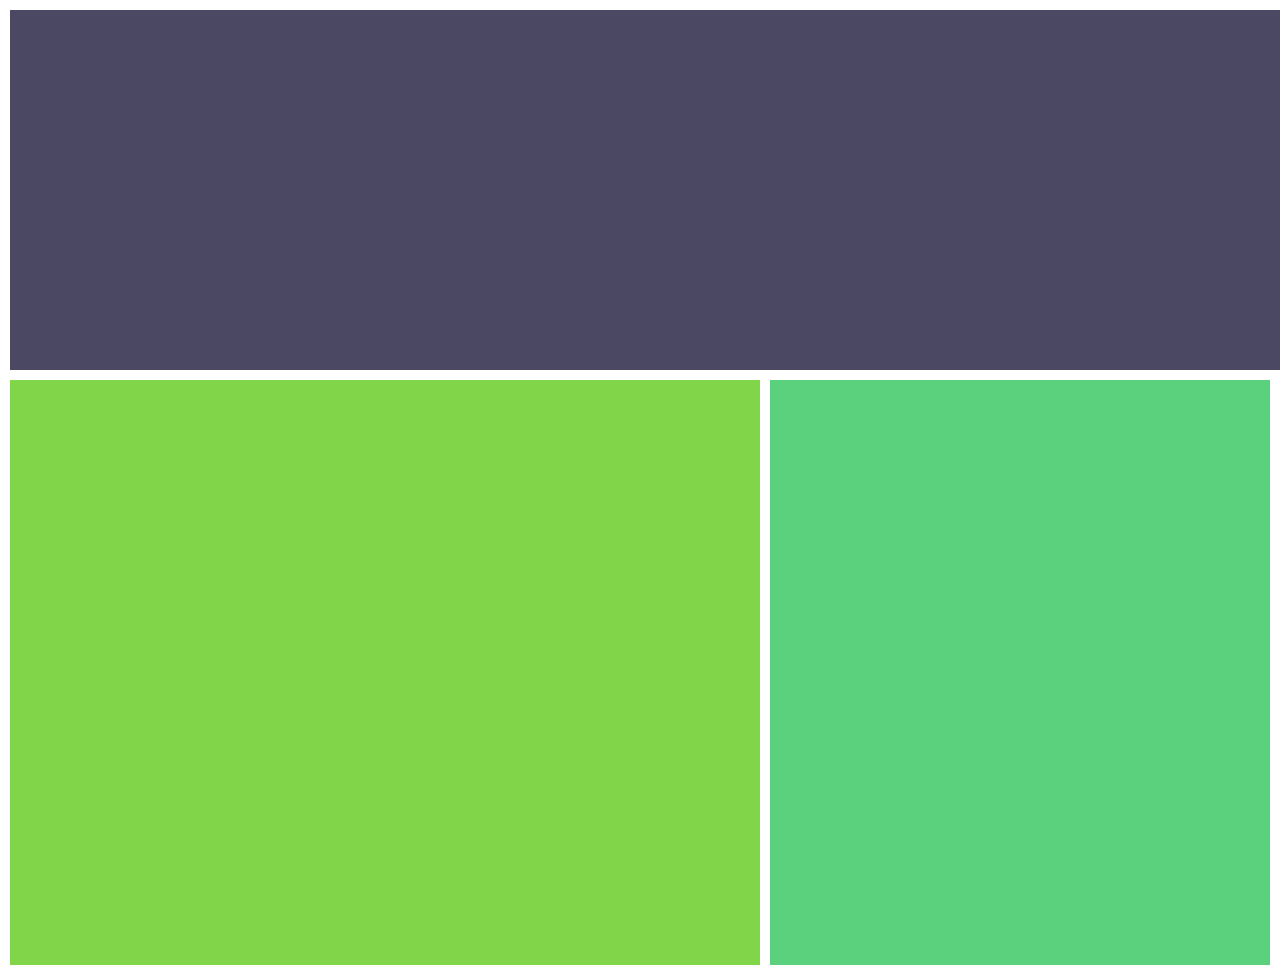
<file: lesson15/part1.html>
<!DOCTYPE html>
<html lang="en">
<head>
    <meta charset="UTF-8">
    <title>hw15</title>
    <style>
        *{
            margin: 0;
            padding: 0;
            box-sizing: border-box;
        }
        body{

        }
        .box-1{
            width: 100vw;
            height: 40vh;
            background-color: #4B4864;
            margin: 10px;
        }
        .container{
            display: flex;
            margin: 10px;
            gap: 10px;
        }
        .box-2{
            width: 60vw;
            height: 65vh;
            background-color: #80d548;
        }
        .box-3{
            width: 40vw;
            height: 65vh;
            background-color: #5cd17d;

        }
        @media screen and (max-width: 480px) {
            .container {
                flex-direction: column;
            }

            .box-2 {
                width: 100vw;
                height: 80vh;
                background-color: #80d548;
            }

            .box-3 {
                width: 100vw;
                height: 20vh;
                background-color: #5cd17d;
            }
            .box-1{
                width: 100vw;
                height: 20vh;
                background-color: #4B4864;
                margin: 10px;
            }
        }
    </style>
</head>
<body>
    <div class="box-1"></div>
    <div class="container">
        <div class="box-2"></div>
        <div class="box-3"></div>
    </div>
</body>
</html>
</file>
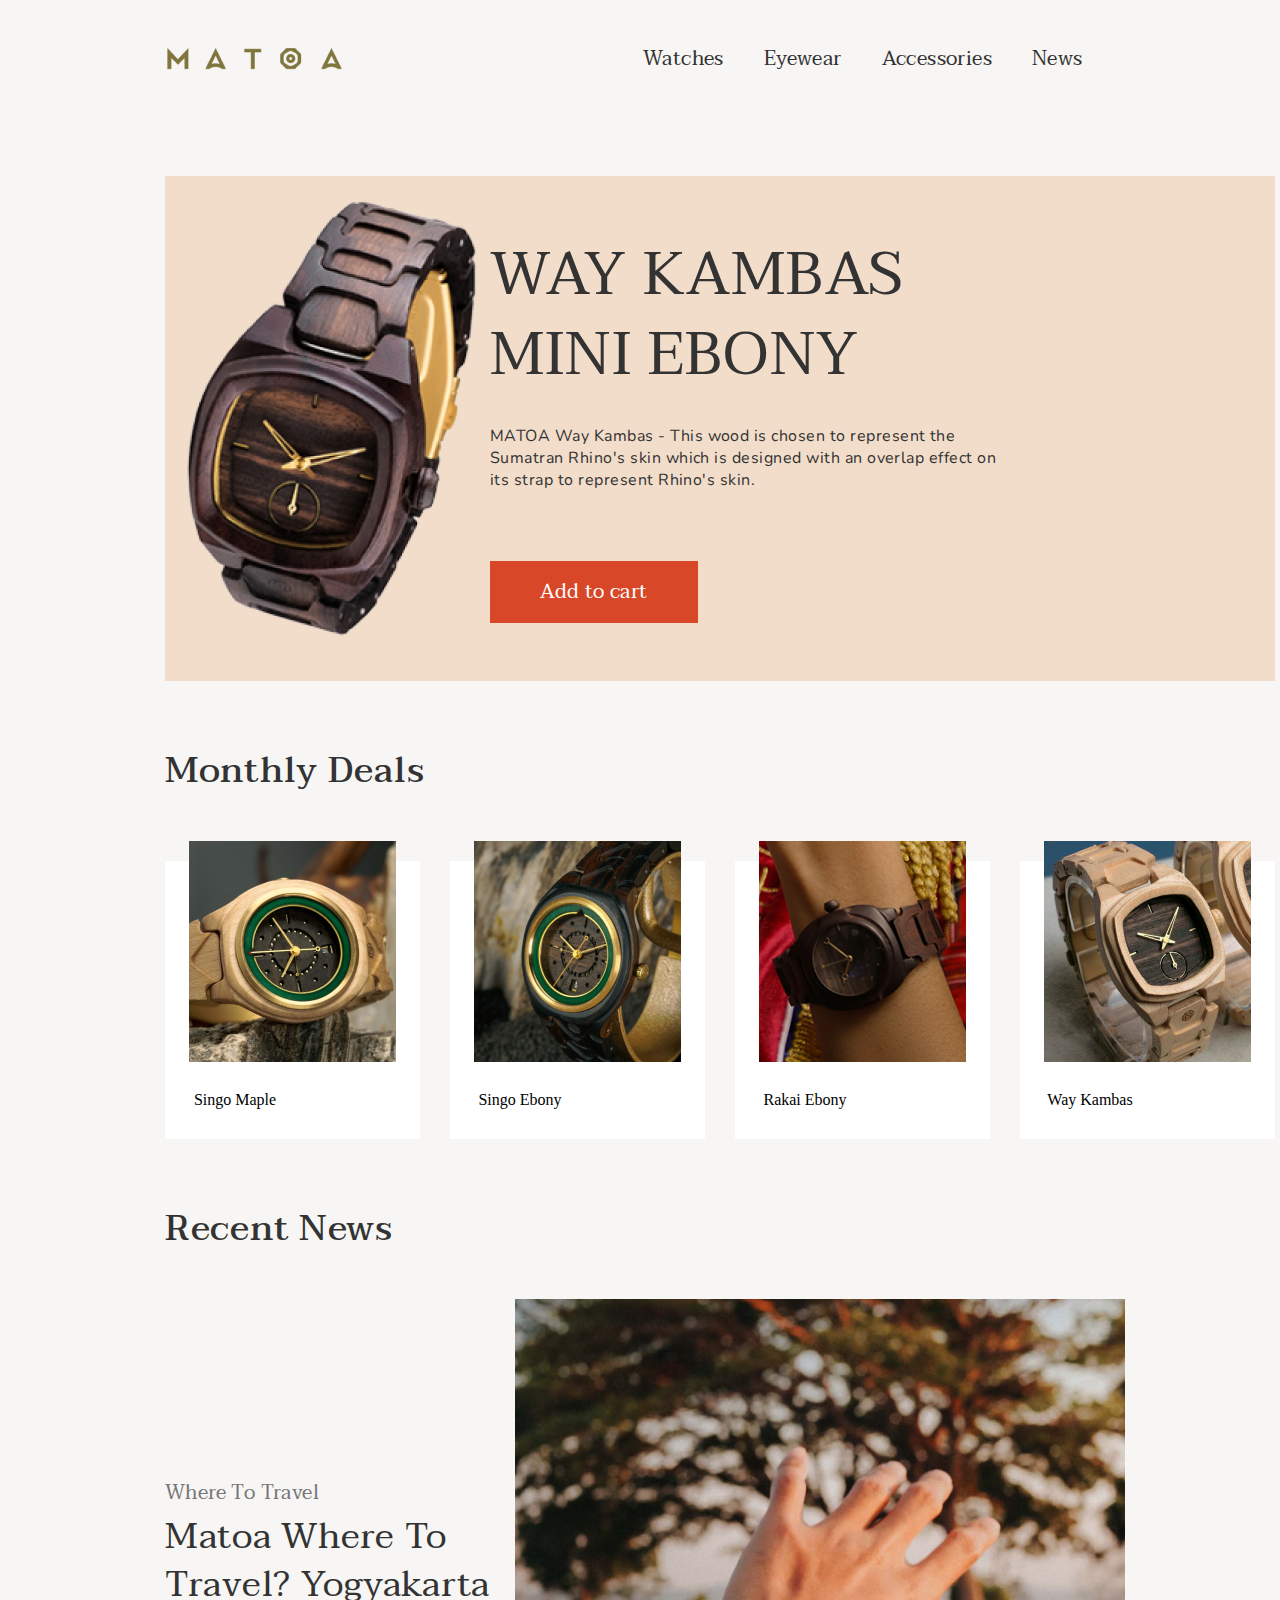
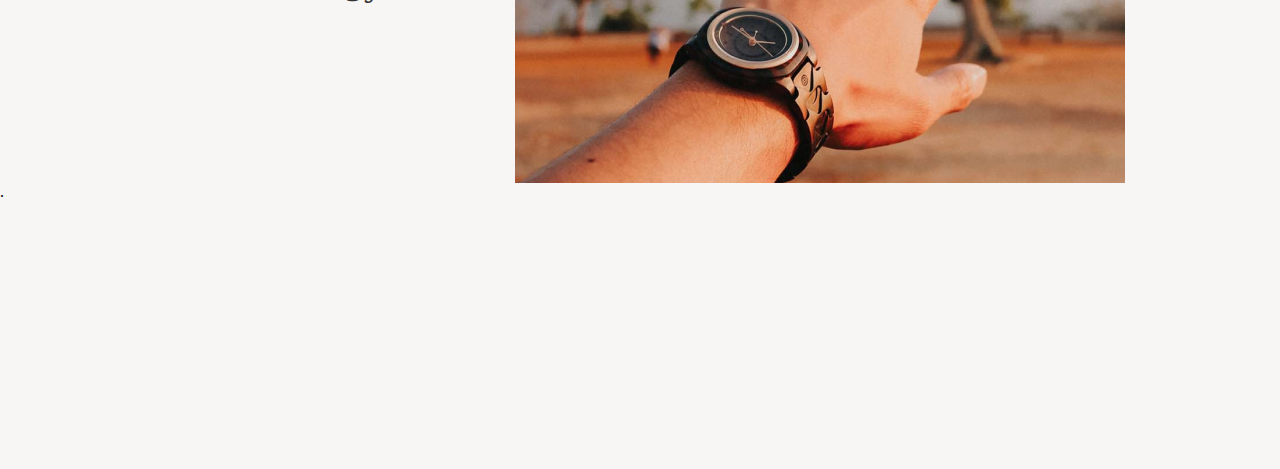
<file: lesson14/part1/layout1.html>
<!DOCTYPE html>
<html lang="en">
<head>
    <meta charset="UTF-8">
    <title>homework14</title>
    <link rel="stylesheet" href="style.css">
</head>
<body>
<div class="main">
    <nav>
        <img class="image1" src="media/image5.png" alt="logo">
        <ul>
            <li><a href="#">Watches</a></li>
            <li><a href="#">Eyewear</a></li>
            <li><a href="#">Accessories</a>
                <ul class="menu-small">
                    <li><a href="#">Fashion</a></li>
                    <li><a href="#">Electronic</a></li>
                    <li><a href="#">Home</a></li>
                </ul>
            </li>
            <li><a href="#">News</a></li>
        </ul>
    </nav>
    <div class="section-1">
        <div><img class="image2" src="media/image6.png" alt="watch"></div>
        <div class="content-1">
            <p class="way">WAY KAMBAS</p>
            <p class="way align ">MINI EBONY</p>
            <p class="small-text">MATOA Way Kambas - This wood is chosen to represent the Sumatran Rhino's skin which is designed with an overlap effect on its strap to represent Rhino's skin.</p>
            <button class="button1">Add to cart</button>
        </div>
    </div>
    <p id="deal">Monthly Deals</p>
    <div class="watch">
        <div class="choice">
            <img class="top" src="media/image9.png" alt="watch">
            <p>Singo Maple</p>
        </div>
        <div class="choice">
            <img class="top" src="media/image10.png" alt="watch">
            <p>Singo Ebony</p>
        </div>
        <div class="choice">
            <img class="top" src="media/image11.png" alt="watch">
            <p>Rakai Ebony</p>
        </div>
        <div class="choice">
            <img class="top" src="media/image12.png" alt="watch">
            <p>Way Kambas </p>
        </div>
    </div>
    <p id="news">Recent News</p>
    <div class="last">
        <div class="last-class">
            <p id="travel">Where To Travel</p>
            <p class="destination">Matoa Where To</p>
            <p class="destination">Travel? Yogyakarta</p>
        </div>
        <img src="media/image13.png" alt="last-watch">
    </div>
</div>
</body>
</html>.
</file>
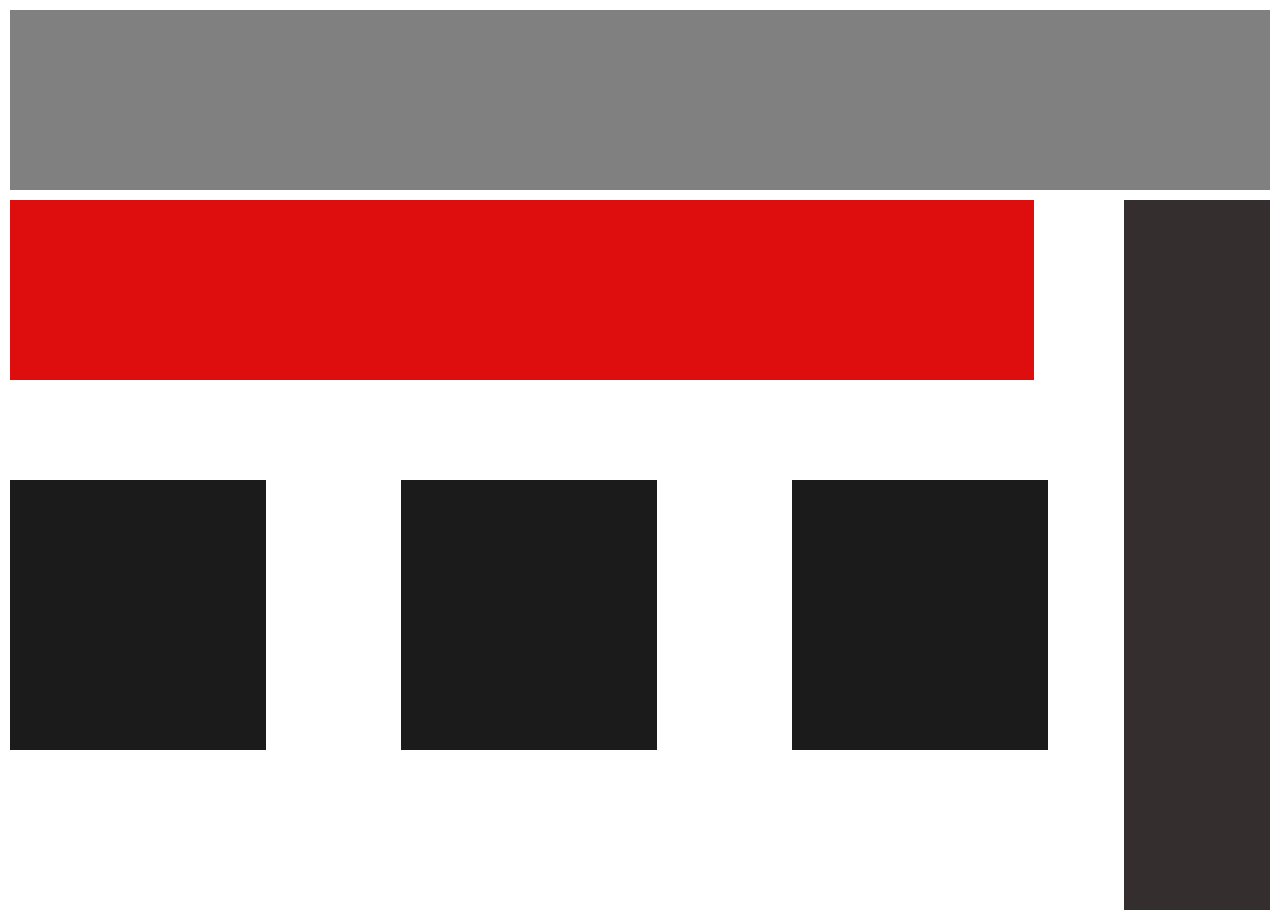
<file: lesson15/part2/layout2.html>
<!DOCTYPE html>
<html lang="en">
<head>
    <meta charset="UTF-8">
    <title>hw15</title>
    <link rel="stylesheet" href="style.css">
    <link rel="stylesheet" href="style-phone.css">
</head>
<body>
    <div class="first"></div>
    <div class="main">
        <div class="boxes">
            <div class="section-b"></div>
            <div class="section-3">
                <div class="last"></div>
                <div class="last"></div>
                <div class="last"></div>
            </div>
        </div>
        <div class="aside"></div>
    </div>
</body>
</html>
</file>
<file: Exam/style.css>
@import url('https://fonts.googleapis.com/css2?family=Outfit:wght@100..900&display=swap');
@import url('https://fonts.googleapis.com/css2?family=Poppins:ital,wght@0,100;0,200;0,300;0,400;0,500;0,600;0,700;0,800;0,900;1,100;1,200;1,300;1,400;1,500;1,600;1,700;1,800;1,900&display=swap');
*{
    margin: auto;
    padding: 0;
    box-sizing: border-box;
}
body{
    width: 1440px;
    height: 4976px;
    background: #02061A;
    /*display: flex;*/
    /*justify-content: center;*/
    /*align-items: center;*/
    /*flex-direction: column;*/
}
nav {
    height: 10vh;
    display: flex;
    justify-content: center;
    align-items: center;
    position: relative;
    margin-top: -40px;
}
ul{
    display: flex;
    justify-content: center;
    align-items: center;
    gap: 44px;
    padding-top: 102px;
}
#crypto{
    color: #FFF;
    text-align: center;
    font-family: "Outfit", sans-serif;
    font-size: 27px;
    font-weight: 700;
    text-transform: capitalize;
    list-style-type: none;
    margin-right: 820px;
    z-index: 2;
}
.top-menu{
    color: #FFF;
    text-align: center;
    font-family: "Outfit", sans-serif;
    font-size: 20px;
    text-transform: capitalize;
    text-decoration: none;
}
li{
    list-style-type: none;
}
.light{
    width: 590px;
    height: 594px;
    position: absolute;
    top: -70px;
    left: -80px;

}
.section-1{
    display: flex;
    justify-content: center;
    align-items: center;
    margin-top: 188px;
}
.text-1{
    width: 522px;
    height: 233px;
    color: #FFF;
    font-family: "Outfit", sans-serif;
    font-size: 60px;
    font-style: normal;
    font-weight: 700;
    line-height: normal;
    text-transform: capitalize;
}
.buttons{
    display: flex;
    margin-top: 20px;
    gap: 20px;
}
.button-1{
    width: 256px;
    height: 95px;
    border-radius: 50px;
    background: #23263C;
    color: #FFF;
    text-align: center;
    font-family: "Outfit", sans-serif;
    font-size: 27px;
    font-weight: 700;
    text-transform: uppercase;
    border: none;
}
.button-2{
    width: 256px;
    height: 95px;
    border-radius: 50px;
    background: #02061A;
    text-align: center;
    font-family: "Outfit", sans-serif;
    font-size: 27px;
    font-weight: 700;
    text-transform: uppercase;
    color: #FFF;
    border: 3px solid #23263C;
}
.picture-1{
    width: 467.417px;
    height: 461.312px;
    border-radius: 10px;
    margin-left: -90px;
    margin-bottom: 120px;
}
.mini-section{
    display: flex;
    align-items: flex-start;
    flex-direction: column;
    position: relative;
    margin-top: 100px;
}
.feature{
    width: 238px;
    height: 38px;
    color: #FFF;
    text-align: center;
    font-family: "Outfit", sans-serif;
    font-size: 30px;
    font-weight: 700;
    text-transform: uppercase;
    display: block;
    position: absolute;
    bottom: 135px;
    left: 170px;
}
.feature-1{
    width: 1065px;
    height: 125px;
    border: 1px solid #5BD2BD;
    background: #23263C;
    display: flex;
    justify-content: center;
    align-items: center;
}
.text-2{
    color: #FFF;
    text-align: center;
    font-family: "Outfit", sans-serif;
    font-size: 27px;
    font-weight: 700;
    text-transform: capitalize;
    opacity: 0.5;
}
.section-2{
    display: flex;
    margin-top: 197px;
}
.big-box{
    margin-right: 170px;
}
.monkey{
    margin-left: 200px;
}
.text-3{
    width: 542px;
    height: 219px;
    color: #FFF;
    font-family: "Outfit", sans-serif;
    font-size: 60px;
    font-weight: 700;
    line-height: 73px; /* 121.667% */
}
#nft{
    color: #56CAB1;
}
.text-4{
    width: 521px;
    color: #4C99BB;
    font-family: "Poppins", sans-serif;
    font-size: 26px;
    font-weight: 700;
    line-height: 31px;
    margin-right: 15px;
}
.text-5{
    color: #FFF;
    font-family: "Outfit", sans-serif;
    font-size: 40px;
    font-weight: 700;
    text-transform: capitalize;
}
.crossed{
    text-decoration: line-through;
}
#svg{
    vertical-align: middle;
    margin-bottom: 5px;
}
.button-3{
    width: 126px;
    height: 68px;
    border-radius: 16px;
    border: 1px solid #56CAB1;
    color: #FFF;
    font-family: "Outfit", sans-serif;
    font-size: 25px;
    font-weight: 700;
    text-transform: capitalize;
    background-color: #02061A;
    position: relative;
}
.button-3::before{
    content: " ";
    width: 126px;
    height: 68px;
    border: 1px solid #56CAB1;
    border-radius: 16px;
    position: absolute;
    top: 3px;
    left: 3px;
}
.box{
    width: 521px;
    height: 132px;
    display: flex;
    border-radius: 18px;
    background: #3A5B6A;
    margin-top: 30px;
    margin-right: 15px;
}
.text-6{
    color: #FFF;
    font-family: "Outfit", sans-serif;
    font-size: 30px;
    font-weight: 700;
    text-transform: capitalize;
}
.mini-box{
    display: flex;
    justify-content: center;
    align-items: center;
    flex-direction: column;
    gap: 18px;
}
.first-box{
    width: 465px;
    height: 212px;
    position: absolute;
    top: 300px;
    left: 220px;
    z-index: 1;
}
.text-7{
    color: #FFF;
    font-family: "Outfit", sans-serif;
    font-size: 60px;
    font-weight: 700;
    text-transform: capitalize;
}
.button-4{
    width: 450px;
    height: 96px;
    border-radius: 100px;
    border: 3px solid rgba(84, 197, 173, 0.95);
    background: #1F143B;
    box-shadow: 0 4px 4px 0 rgba(0, 0, 0, 0.25);
    color: #56CAB1;
    font-family: "Outfit", sans-serif;
    font-size: 50px;
    font-weight: 700;
    text-transform: capitalize;
    margin-top: 30px;
}
.big-box-2{
    display: flex;
    margin-top: 200px;
    position: relative;
}
.rotated{
    transform: rotate(25.337deg);
    position: absolute;
    top: -65px;
    right: -50px;

}
.monkey-1{
    width: 380.311px;
    height: 466.66px;
    transform: rotate(-25.337deg);
    border-radius: 10px;
    background: rgba(137, 130, 130, 0.50);
    position: absolute;
    left: 610px;
    z-index: 1;
}
.text-8{
    display: flex;
    width: 225.81px;
    height: 46.022px;
    transform: rotate(-3.337deg);
    flex-direction: column;
    justify-content: center;
    color: #56CAB1;
    -webkit-text-stroke-color: #02061A;
    font-family: "Outfit", sans-serif;
    font-size: 40px;
    font-weight: 700;
    text-transform: capitalize;
    position: absolute;
    bottom: 85px;
    left: 30px;
    text-shadow:
            1px 1px 0 black,
            -1px -1px 0 black,
            -1px 1px 0 black,
            1px -1px 0 black,
            1px 0 0 black,
            -1px 0 0 black,
            0 1px 0 black,
            0 -1px 0 black;
}
.text-9{
    width: 178.271px;
    height: 46.022px;
    transform: rotate(-1.337deg);
    color: #FFF;
    text-align: center;
    font-family: "Outfit", sans-serif;
    font-size: 35px;
    font-weight: 700;
    text-transform: uppercase;
    position: absolute;
    bottom: 40px;
    left: 18px;
}
.text-10{
    color: #23263C;
    font-family: "Outfit", sans-serif;
    font-size: 40px;
    font-weight: 700;
    text-transform: uppercase;
    margin-left: 5px;
    margin-right: 5px;
}
.monkey-2{
    width: 375px;
    height: 507px;
    border-radius: 10px;
    background: rgba(137, 130, 130, 0.50);
    position: absolute;
    left: 880px;
    top: 50px;
    z-index: 2;
}
.text-11{
    width: 222.656px;
    color: #56CAB1;
    -webkit-text-stroke-color: #02061A;
    font-family: "Outfit", sans-serif;
    font-size: 40px;
    font-weight: 700;
    text-transform: capitalize;
    text-shadow:
            1px 1px 0 black,
            -1px -1px 0 black,
            -1px 1px 0 black,
            1px -1px 0 black,
            1px 0 0 black,
            -1px 0 0 black,
            0 1px 0 black,
            0 -1px 0 black;
    margin-left: 30px;
}
.text-12{
    width: 175.781px;
    color: #FFF;
    text-align: center;
    font-family: "Outfit", sans-serif;
    font-size: 35px;
    font-weight: 700;
    text-transform: uppercase;
}
.text-13{
    color: #23263C;
    font-family: "Outfit", sans-serif;
    font-size: 40px;
    font-weight: 700;
    text-transform: uppercase;
}
.button-5{
    width: 147.461px;
    height: 51px;
    border-radius: 3px;
    border: 2px solid #000;
    background: #1F143B;
    color: #52A7C6;
    -webkit-text-stroke-color: #02061A;
    font-family: "Outfit", sans-serif;
    font-size: 40px;
    font-weight: 700;
    text-transform: capitalize;
}
.bottom-box{
    display: flex;
}
.section-4{
    margin-top: 850px;
    display: flex;
    justify-content: center;
    align-items: center;
    flex-direction: column;
}
.text-14{
    color: #5BD2BF;
    font-family: "Outfit", sans-serif;
    font-size: 30px;
    font-weight: 700;
    text-transform: uppercase;
}
.text-15{
    color: #FFF;
    text-align: center;
    font-family: "Outfit", sans-serif;
    font-size: 60px;
    font-weight: 700;
    text-transform: capitalize;
}
.container-for-faces{
    display: flex;
    justify-content: center;
    align-items: center;
    gap: 14px;
    margin-top: 72px;
}
.box-face{
    width: 345px;
    height: 360px;
    border-radius: 10px;
    background: #24293F;
    display: flex;
    justify-content: center;
    align-items: center;
    flex-direction: column;
    margin-top: 80px;
    position: relative;
}
.top-text{
    display: flex;
    justify-content: center;
    align-items: center;
    flex-direction: column;
}
.text-16{
    width: 327px;
    color: #FFF;
    text-align: center;
    font-family: "Outfit", sans-serif;
    font-size: 40px;
    font-weight: 700;
    text-transform: capitalize;
    margin-top: 70px;
}
.text-17{
    width: 302px;
    color: #FFF;
    text-align: center;
    font-family: "Outfit", sans-serif;
    font-size: 20px;
    font-weight: 700;
    text-transform: capitalize;
    margin-bottom: 85px;
}
.face{
    width: 155.375px;
    height: 150px;
    background: lightgray 50% / cover no-repeat;
    mix-blend-mode: luminosity;
    border-radius: 50%;
    position: absolute;
    top: -80px;
}
.section-5{
    width: 1063px;
    height: 378px;
    border-radius: 20px;
    background: linear-gradient(97deg, #1F143B -19.45%, #3C8273 103.56%);
    display: flex;
    justify-content: center;
    align-items: center;
    flex-direction: column;
    margin-top: 208px;
}
.part{
    width: 312px;
    height: 180px;
}
.text-18{
    color: #FFF;
    text-align: center;
    font-family: "Outfit", sans-serif;
    font-size: 60px;
    font-weight: 700;
    line-height: 60px; /* 100% */
}
.button-6{
    width: 344px;
    height: 85px;
    border-radius: 50px;
    background: #000;
    color: #FFF;
    text-align: center;
    font-family: "Outfit", sans-serif;
    font-size: 40px;
    font-weight: 700;
    line-height: 60px; /* 150% */
    text-transform: uppercase;
    border: none;
    margin-bottom: 45px;
}
.text-19{
    color: #FFF;
    font-family: "Outfit", sans-serif;
    font-size: 20px;
    font-weight: 400;
    text-transform: capitalize;
    text-decoration: none;
}
.text-20{
    color: #FFF;
    font-family: "Outfit", sans-serif;
    font-size: 25px;
    font-weight: 700;
    text-transform: capitalize;
    text-decoration: none;
}
.cross{
    text-decoration-line: line-through;
    margin-top: 100px;
}
.list{
    display: flex;
    justify-content: center;
    align-items: center;
    flex-direction: column;
}
.list-2{
    margin-top: 1px;
}
footer{
    display: flex;
    margin-top: 170px;
}
.email-input{
    width: 253px;
    height: 60px;
    border-radius: 50px;
    background: #3B7C70;
    border: none;
    padding-left: 10px;
}
.email-input::placeholder{
    color: #FFF;
    font-family: "Outfit", sans-serif;
    font-size: 20px;
    font-weight: 400;
    text-transform: capitalize;
    opacity: 0.8;
    margin-left: 40px;
}
.email-form{
    position: relative;
    margin-bottom: 105px;
}
.submit-button{
    width: 100px;
    height: 58px;
    border-radius: 50px;
    background: #262E48;
    color: #FFF;
    font-family: "Outfit", sans-serif;
    font-size: 20px;
    font-weight: 400;
    text-transform: capitalize;
    border: none;
    position: absolute;
    right: 1px;
    top: 1px;
}
.gap{
    margin-bottom: 10px;
}
</file>
<file: lesson14/part2/style.css>
@import url('https://fonts.googleapis.com/css2?family=Inter:wght@100..900&display=swap');
*{
    margin: 0;
    padding: 0;
    box-sizing: border-box;
}
nav{
    width: 1400px;
    height: 113px;
    background: #24204A;
    display: flex;
    justify-content: center;
    align-items: center;
    gap: 580px;
    position: fixed;
    top: 0;
    left: 0;
    border-bottom: 3px solid #1c1b1b;
    box-shadow: 0 2px 4px rgba(0, 0, 0, 0.1);
}
ul{
    display: flex;
    justify-content: center;
    align-items: center;
    gap: 63px;
}
.nav{
    color: #E5E5E5;
    font-family: "Inter", sans-serif;
    font-size: 20px;
    font-weight: 700;
    opacity: 0.6;
}
.nav2{
    color: #FFF;
    font-family: "Inter", sans-serif;
    font-size: 16px;
    font-weight: 500;
    opacity: 0.6;
    text-decoration: none;
}
li{
    list-style-type: none;
}
.section1{
    width: 1400px;
    height: 764px;
    margin-top: 112px;
    background: #24204A;
    display: flex;
    justify-content: center;
    align-items: center;
    gap: 100px;
}
.text1{
    width: 145px;
    height: 41px;
    display: flex;
    justify-content: center;
    align-items: center;
    border-radius: 8px;
    background: #4B4864;
    color: var(--1, #8E88C1);
    font-family: "Inter", sans-serif;
    font-size: 16px;
    font-weight: 500;
    line-height: 130%; /* 20.8px */
    letter-spacing: 0.8px;
}
.text2{
    width: 573px;
    color: #FFF;
    font-family: "Inter", sans-serif;
    font-size: 36px;
    font-weight: 700;
    letter-spacing: 1.8px;
}
.text3{
    width: 570px;
    height: 85px;
    color: var(--1, #8E88C1);
    font-family: "Inter", sans-serif;
    font-size: 16px;
    font-weight: 500;
    line-height: 130%; /* 20.8px */
    letter-spacing: 0.8px;
}
button{
    width: 200px;
    height: 56px;
    border-radius: 8px;
    background: #3F50E7;
    box-shadow: 0px 6px 20px 0px rgba(0, 255, 224, 0.20);
    color: #FFF;
    text-align: center;
    font-family: "Inter", sans-serif;
    font-size: 16px;
    font-weight: 500;
}
aside{
    width: 375px;
    height: 411px;
    border-radius: 8px;
    background: #827EAC;
    box-shadow: 0px 4px 50px 0px rgba(0, 0, 0, 0.25);
    margin-bottom: 101px;
    margin-left: 132px;
}
.left{
    display: flex;
    justify-content: center;
    align-items: flex-start;
    flex-direction: column;
    gap: 32px;
    margin-bottom: 85px;
}
#light{
    margin-top: 25px;
}
.section2{
    width: 1400px;
    height: 764px;
    background: #071341;
}
.moeder{
    display: flex;
    justify-content: center;
    align-items: center;
    gap: 80px;
}
.main{
    display: flex;
    justify-content: center;
    align-items: center;
    gap: 18px;
    margin-top: 50px;
}
.boxes{
    width: 56.144px;
    height: 56px;
    border-radius: 8px;
    background: #FF6853;
    display: flex;
    justify-content: center;
    align-items: center;
}
.text4{
    width: 38.098px;
    color: #FFF;
    font-family: "Inter", sans-serif;
    font-size: 16px;
    font-weight: 700;
}
.text5{
    width: 101.26px;
    color: var(--1, #8E88C1);
    font-family: "Inter", sans-serif;
    font-size: 16px;
    font-style: normal;
    font-weight: 500;
    line-height: 24px; /* 150% */
    letter-spacing: 0.8px;
}
.color1{
    background: #FF537C;
}
.color2{
    background: #80D2C4;
}
.color3{
    background: #3F50E7;
}
.color4{
    background: #95CB7C;
}
#big-text{
    width: 1074px;
    color: #FFF;
    text-align: center;
    font-family: "Inter", sans-serif;
    font-size: 36px;
    font-weight: 700;
    line-height: 42px;
    margin-top: 150px;
    margin-left: 161px;
}
#small-text{
    color: var(--1, #8E88C1);
    text-align: center;
    font-family: "Inter", sans-serif;
    font-size: 16px;
    font-weight: 500;
    line-height: 24px; /* 150% */
    letter-spacing: 0.8px;
}
.blocks-line{
    display: flex;
    justify-content: center;
    align-items: center;
    margin-top: 58px;
    gap: 32px;
}
.blocks{
    width: 209px;
    height: 206px;
    border-radius: 8px;
    border: 2px solid var(--1, #8E88C1);
    display: flex;
    justify-content: center;
    align-items: center;
    flex-direction: column;
    gap: 26px;
}
.text6{
    width: 178px;
    color: var(--1, #8E88C1);
    text-align: center;
    font-family: "Inter", sans-serif;
    font-size: 16px;
    font-style: normal;
    font-weight: 500;
    line-height: 20px; /* 125% */
    letter-spacing: 0.8px;
}
.svg{
    margin-top: 32px;
}
.text7{
    margin-bottom: 70px;
}
footer{
    width: 1400px;
    height: 94px;
    background: #071341;
    display: flex;
    justify-content: center;
    align-items: center;
}
footer>p{
    width: 96px;
    height: 24.039px;
    color: #FFF;
    font-family: "Inter", sans-serif;
    font-size: 12px;
    font-style: normal;
    font-weight: 500;
    line-height: 200%; /* 24px */
}
</file>
<file: lesson14/part1/style.css>
@import url('https://fonts.googleapis.com/css2?family=Taviraj:ital,wght@0,100;0,200;0,300;0,400;0,500;0,600;0,700;0,800;0,900;1,100;1,200;1,300;1,400;1,500;1,600;1,700;1,800;1,900&display=swap');
@import url('https://fonts.googleapis.com/css2?family=Nunito:ital,wght@0,200..1000;1,200..1000&display=swap');
*{
    margin: 0;
    padding: 0;
    box-sizing: border-box;
}
body{
    width: 1440px;
    height: 2069px;
    background: #F7F6F4;
    /*display: flex;*/
    /*justify-content: center;*/
    /*align-items: center;*/
}
.main{
    width: 1110px;
    display: flex;
    justify-content: center;
    align-items: flex-start;
    flex-direction: column;
    margin-left: 165px;
}
nav{
    display: flex;
    justify-content: center;
    align-items: center;
}
.image1{
    width: 178px;
    height: 22px;
    margin-top: 42px;

}
nav>ul{
    display: flex;
    justify-content: center;
    align-items: center;
    list-style-type: none;
    gap: 40px;
    margin-top: 42px;
    margin-left: 300px;
}
nav>ul>li{
    position: relative;
}
nav>ul>li>a{
    text-decoration: none;
    color: #333;
    font-family: "Taviraj", serif;
    font-size: 20px;
    letter-spacing: 0.4px;
}
.menu-small{
    height: 107px;
    width: 160px;
    display: none;
    position: absolute;
    list-style-type: none;
    padding: 15px 41px 23px 20px;
    flex-direction: column;
    background: rgba(255, 255, 255, 0.70);
}
.menu-small a{
    text-decoration: none;
    width: 76px;
    height: 23px;
    color: #333;
    font-family: "Taviraj", serif;
    font-size: 20px;
    letter-spacing: 0.4px;
}
nav>ul>li:hover .menu-small{
    display: block;
}
.section-1{
    width: 1110px;
    height: 505px;
    display: flex;
    background: #F1DDC9;
    margin-top: 100px;
}
.way{
    color: #333;
    font-family: "Taviraj", serif;
    font-size: 60px;
    line-height: 80px; /* 133.333% */
    letter-spacing: 1.2px;
}
.small-text{
    width: 529px;
    color: #333;
    font-family: "Nunito", sans-serif;
    font-size: 16px;
    letter-spacing: 0.48px;
    margin-bottom: 70px;
}
.button1{
    width: 208px;
    height: 62px;
    background: #D84727;
    color: #FFF;
    font-family: "Taviraj", serif;
    font-size: 20px;
    letter-spacing: 0.4px;
    border: none;
}
.image2{
    width: 325px;
    height: 467px;
    margin-top: 10px;
}
.content-1{
    display: flex;
    justify-content: center;
    align-items: flex-start;
    flex-direction: column;
}
.align{
    margin-bottom: 30px;
}
#deal{
    color: #333;
    font-family: "Taviraj", serif;
    font-size: 36px;
    font-weight: 500;
    line-height: 40px; /* 111.111% */
    letter-spacing: 0.72px;
    margin-top: 70px;
}
.watch{
    display: flex;
    justify-content: center;
    align-items: center;
    gap: 30px;
    margin-top: 70px;
}
.choice{
    width: 255px;
    height: 278px;
    background: #FFF;
    display: flex;
    justify-content: center;
    align-items: center;
    flex-direction: column;
    position: relative;
}
.top{
    position: absolute;
    top: -20px;
    z-index: 1;
}
.choice p{
    margin-top: 200px;
    margin-right: 115px;
    z-index: 2;
}
#news{
    color: #333;
    font-family: "Taviraj", serif;
    font-size: 36px;
    font-weight: 500;
    line-height: 40px; /* 111.111% */
    letter-spacing: 0.72px;
    margin-top: 70px;
}
.last{
    display: flex;
    margin-top: 50px;
}
.last-class{
    display: flex;
    align-items: flex-start;
    justify-content: center;
    flex-direction: column;
}
#travel{
    width: 163px;
    color: #777;
    font-family: "Taviraj", serif;
    font-size: 20px;
    font-style: normal;
    font-weight: 400;
    line-height: 40px; /* 200% */
    letter-spacing: 0.4px;
}
.destination{
    width: 350px;
    color: #333;
    font-family: "Taviraj", serif;
    font-size: 36px;
    font-style: normal;
    font-weight: 400;
    line-height: 48px; /* 133.333% */
    letter-spacing: 0.72px;
}
</file>
<file: lesson15/part2/style.css>
*{
    margin: 0;
    padding: 0;
    box-sizing: border-box;
}
.first{
    height: 20vh;
    background-color: grey;
    margin: 10px 10px 0 10px;
}
.main{
    height: 80vh;
    display: flex;

}
.boxes{
    width: 80vw;
    display: flex;
    justify-content: stretch;
    align-items: flex-start;
    flex-direction: column;
    margin-right: 80px;
    margin-left: 10px;
}
.section-b{
    height: 20vh;
    width: 100%;
    background-color: #df0e0e;
    margin-right: 10px;
    margin-top: 10px;
}
.section-3{
    display: flex;
    justify-content: space-between;
    align-items: center;
    gap: 135px;
    margin-top: 70px;
}
.last{
    width: 20vw;
    height: 30vh;
    background-color: #1c1b1b;
    margin-top: 30px;
}
.aside{
    width: 20vw;
    background-color: #352e2e;
    margin-top: 10px;
    margin-left: 10px;
    margin-right: 10px;
}
</file>
<file: lesson15/part2/style-phone.css>
@media screen and (max-width: 480px){
    *{
        margin: 0;
    }
    .main{
        flex-direction: column;
    }
    .first{
        width: 100%;
        height: 15vh;
        margin-left: 0;
    }
    .boxes {
        width: 100%;
        height: 70vh;
        margin: 10px 0;
    }
    .section-3 {
        width: 100%;
        gap: 96px;
    }
    .aside{
        width: 100%;
        height: 15vh;
        margin-left: 0;
    }
    .last{
        height: 30vh;
        width: 20vw;
        margin-bottom: 30px;
    }
}
</file>
